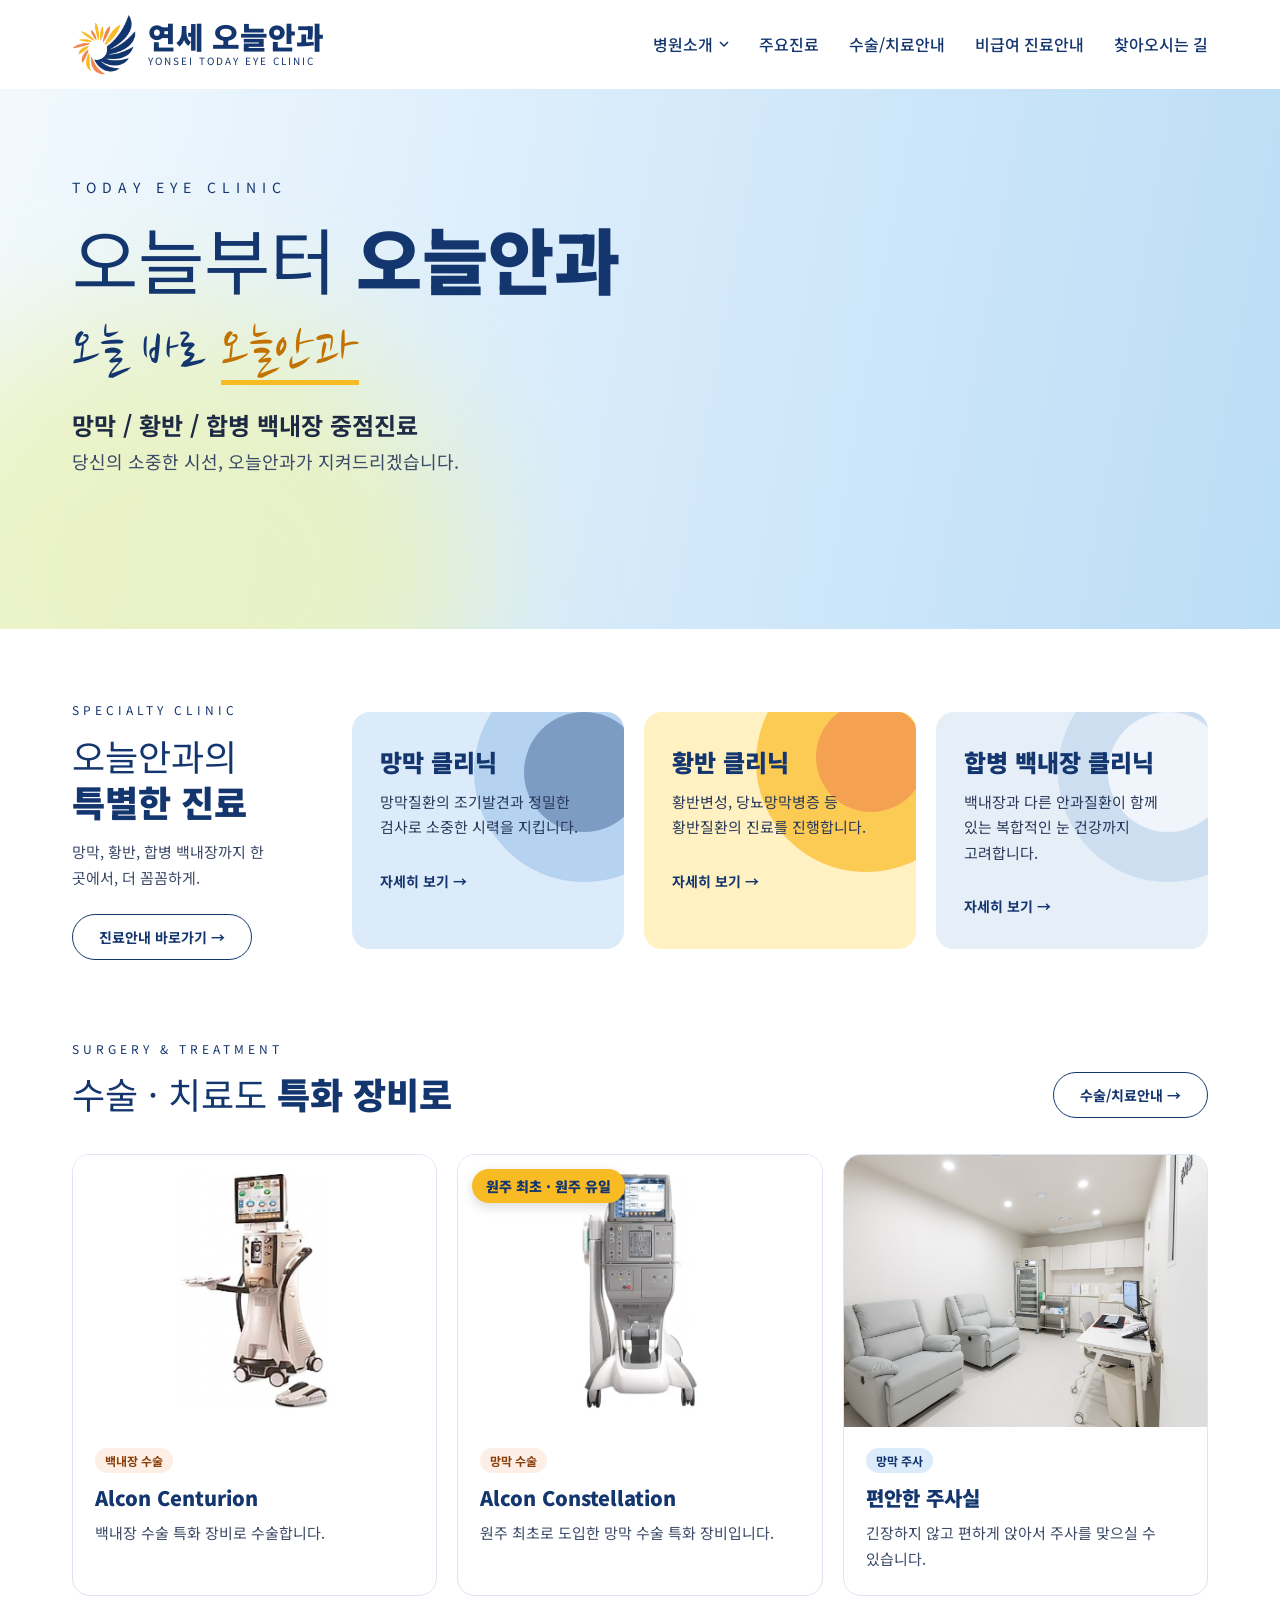
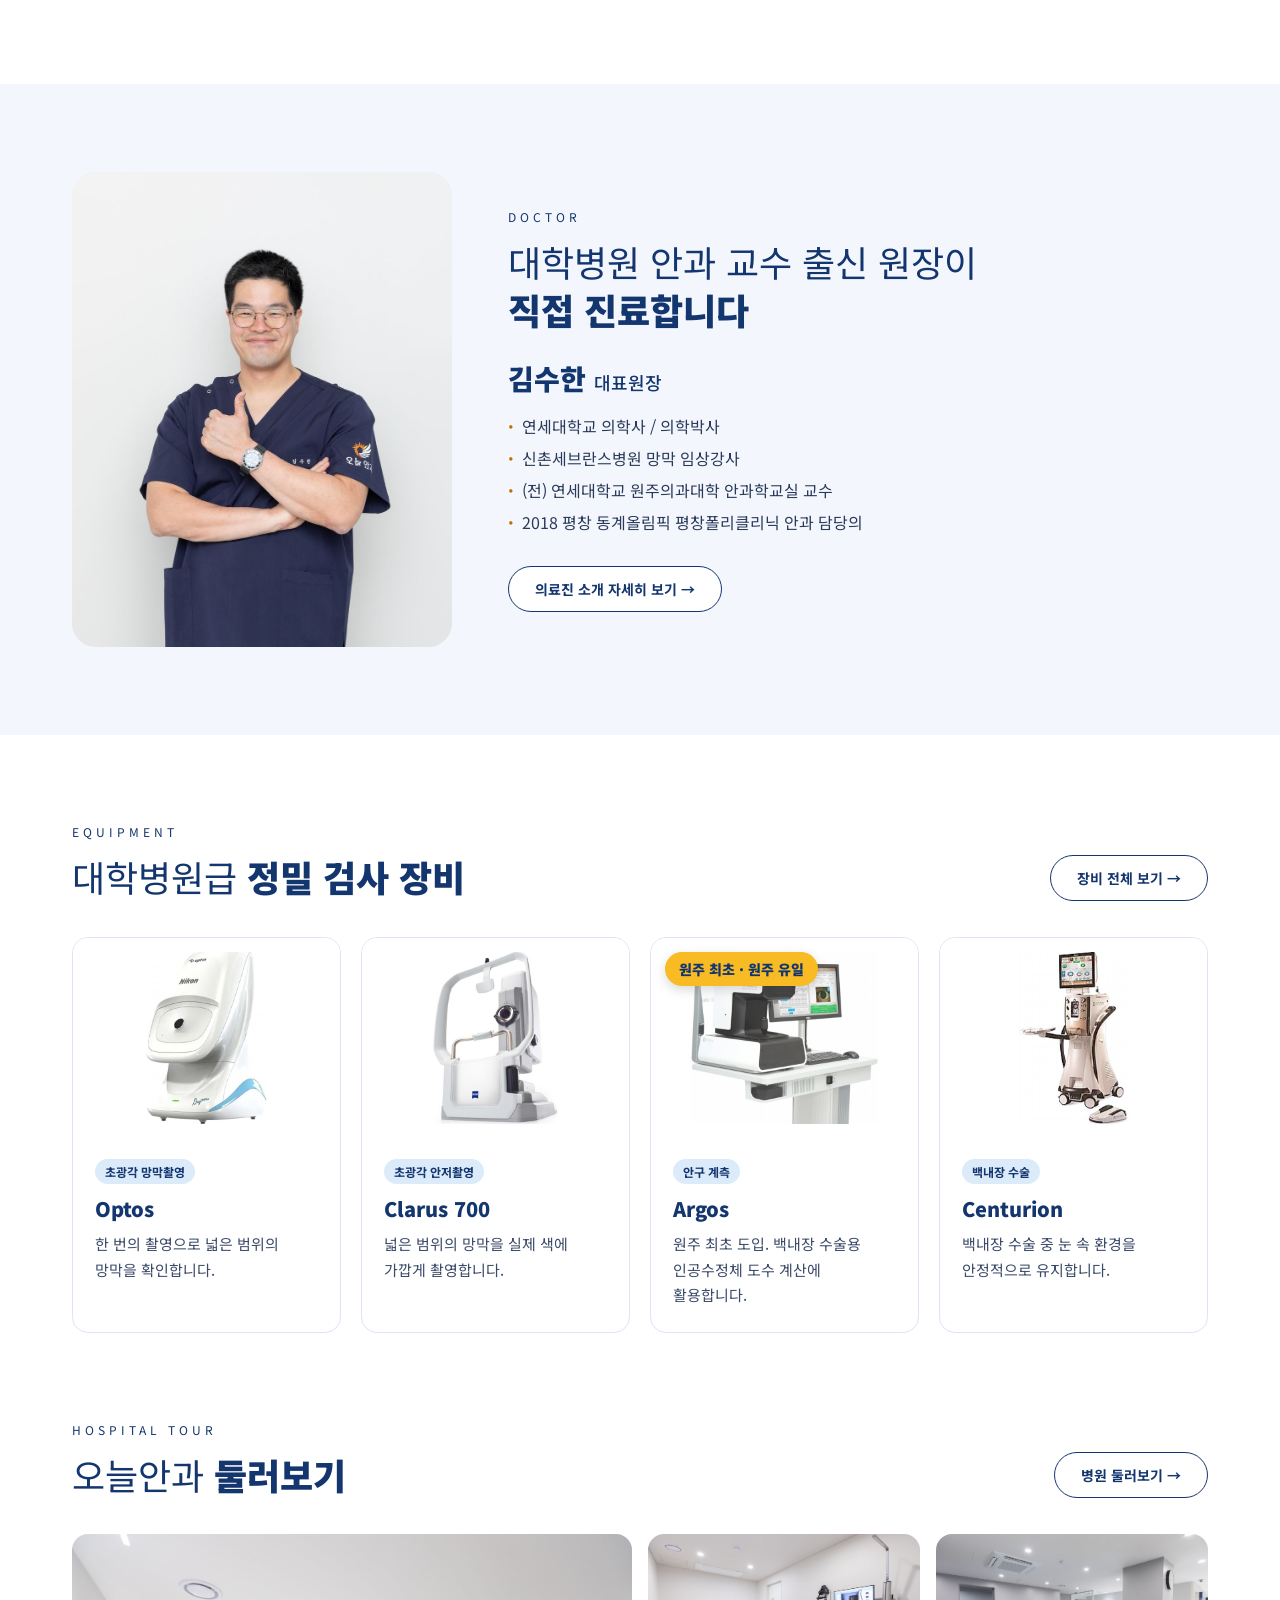
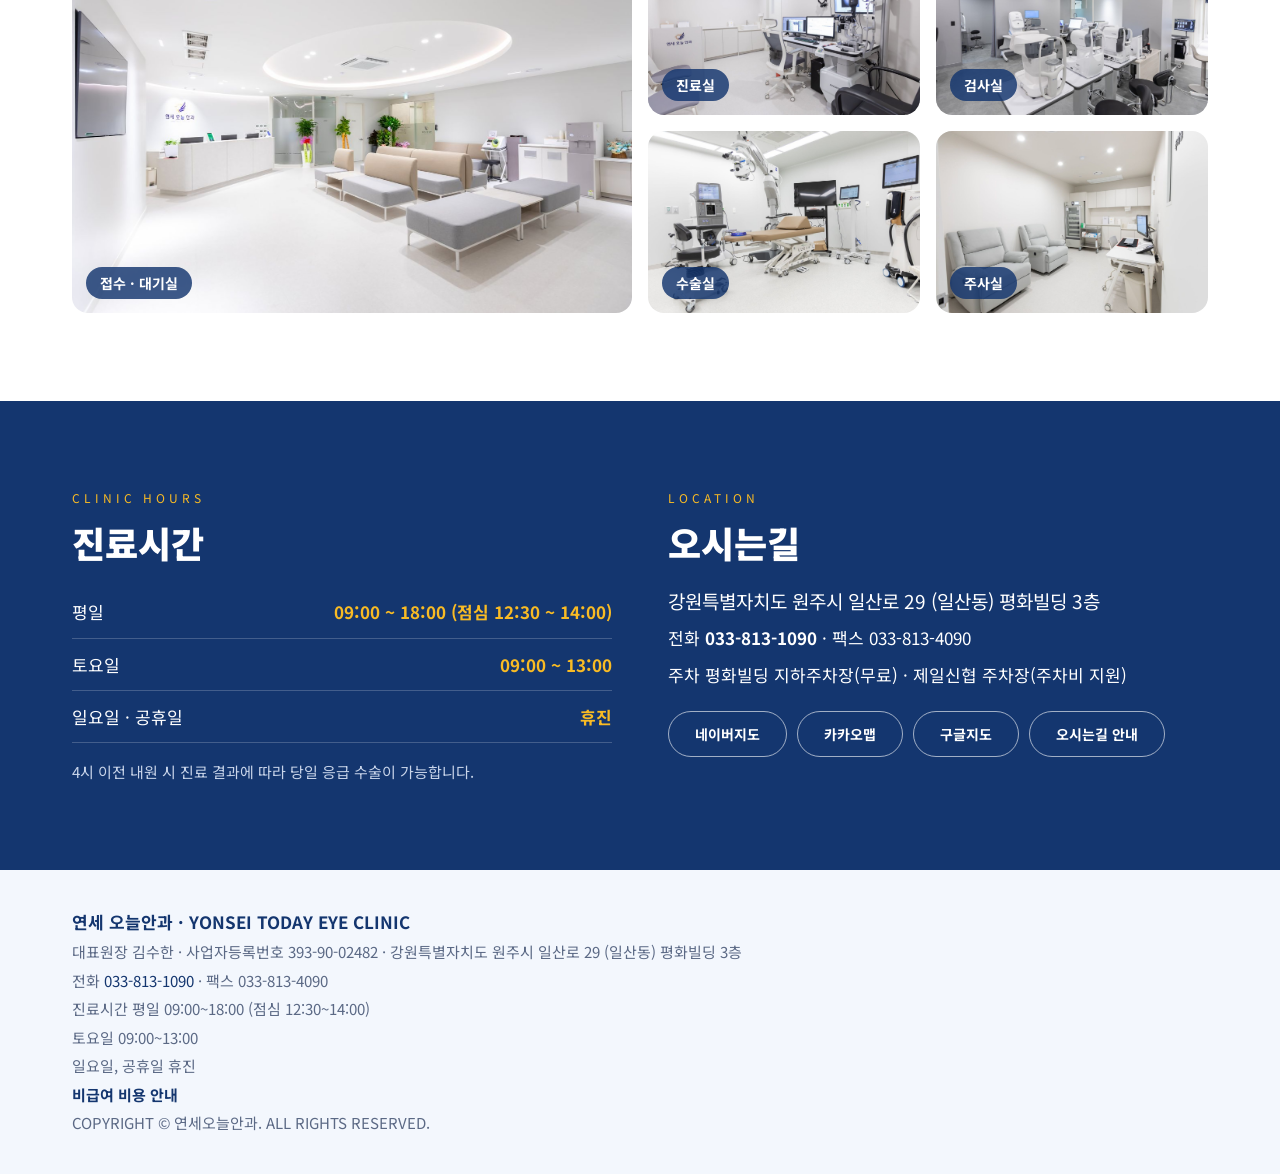
<file: index.html>
<!doctype html>
<html lang="ko">
<head>
<meta charset="utf-8">
<meta name="viewport" content="width=device-width, initial-scale=1">
<title>오늘안과 | 연세 오늘안과</title>
<meta name="description" content="원주 오늘안과 - 망막 · 황반 · 합병 백내장 중점진료. 대학병원 안과 교수 출신 원장이 직접 진료합니다.">
<meta property="og:title" content="오늘안과 | 연세 오늘안과">
<meta property="og:description" content="원주 오늘안과 - 망막 · 황반 · 합병 백내장 중점진료. 대학병원 안과 교수 출신 원장이 직접 진료합니다.">
<meta property="og:image" content="assets/photos/tour-entrance.jpg">
<link rel="preconnect" href="https://fonts.googleapis.com">
<link rel="stylesheet" href="https://fonts.googleapis.com/css2?family=Noto+Sans+KR:wght@400;500;700;900&family=Nanum+Brush+Script&display=swap">
<link rel="stylesheet" href="assets/style.css?v=21">
</head>
<body>
<div style="font-family: 'Noto Sans KR', sans-serif; color: #1D2A44; background: #FFFFFF">

<header class="site-header" style="display: flex; flex-wrap: wrap; align-items: center; justify-content: space-between; gap: 12px 24px; max-width: 1200px; margin: 0 auto; padding: 14px 32px; box-sizing: border-box">
<a href="index.html" class="logo" style="display: flex; align-items: center; gap: 12px">
<span class="mark"><img class="sun" src="assets/sun.png" alt=""><img class="wing" src="assets/wing.png" alt=""></span>
<span><span style="display: block; font-size: 30px; font-weight: 900; color: #14366F; line-height: 1.1">연세 오늘안과</span><span style="display: block; font-size: 10px; letter-spacing: 2px; color: #14366F">YONSEI TODAY EYE CLINIC</span></span>
</a>
<button class="menu-btn" type="button" aria-label="메뉴 열기" aria-expanded="false" aria-controls="gnb"><svg width="26" height="26" viewBox="0 0 26 26" aria-hidden="true"><path d="M3 7h20M3 13h20M3 19h20" stroke="currentColor" stroke-width="2" stroke-linecap="round"/></svg></button>
<nav id="gnb" style="display: flex; flex-wrap: wrap; align-items: center; gap: 8px 30px; font-size: 16px; font-weight: 500">
<div class="dd"><a class="top" href="about.html">병원소개 <svg width="10" height="6" viewBox="0 0 10 6" aria-hidden="true"><path d="M1 1l4 4 4-4" fill="none" stroke="currentColor" stroke-width="1.5"/></svg></a><div class="menu"><div class="box"><a href="about.html">오늘안과 · 의료진 소개</a><a href="facility.html">병원 둘러보기 · 장비</a></div></div></div><a href="clinics.html">주요진료</a><a href="surgery.html">수술/치료안내</a><a href="fees.html">비급여 진료안내</a><a href="directions.html">찾아오시는 길</a>
</nav>
</header>

<section style="position: relative; overflow: hidden; min-height: 540px">
<div class="sky"></div><div class="glow"></div>
<div class="heroshow"><img src="assets/photos/slide-argos.jpg" alt="안구 계측 장비로 검사하는 김수한 원장" style="object-position: 62% center"><img src="assets/photos/slide-slitlamp.jpg" alt="세극등현미경으로 진료하는 김수한 원장" style="object-position: 46% center"><img src="assets/photos/slide-surgery.jpg" alt="수술현미경 앞의 김수한 원장" style="object-position: center 30%"></div>
<div style="position: relative; max-width: 1200px; margin: 0 auto; padding: 88px 32px 64px; box-sizing: border-box">
<div style="font-size: 14px; letter-spacing: 6px; color: #14366F">TODAY EYE CLINIC</div>
<h1 style="margin: 18px 0 0; font-size: 72px; line-height: 1.2; font-weight: 400; color: #14366F">오늘부터 <b style="font-weight: 900">오늘안과</b></h1>
<div class="script" style="font-family: 'Nanum Brush Script', cursive; font-size: 58px; line-height: 1.2; color: #14366F; margin: 16px 0 12px">오늘 바로 <span style="color: #C27200; border-bottom: 5px solid #F9BB24">오늘안과</span></div>
<div style="margin-top: 20px; font-size: 24px; font-weight: 700; color: #1D2A44">망막 / 황반 / 합병 백내장 중점진료</div>
<div style="margin-top: 6px; font-size: 18px; color: #3B4A68">당신의 소중한 시선, 오늘안과가 지켜드리겠습니다.</div>
</div>
</section>

<section style="max-width: 1200px; margin: 0 auto; padding: 72px 32px 40px; box-sizing: border-box">
<div style="display: flex; flex-wrap: wrap; gap: 40px; align-items: center">
<div style="flex: 0 0 240px">
<div style="font-size: 12px; letter-spacing: 4px; color: #14366F">SPECIALTY CLINIC</div>
<h2 style="margin: 14px 0 14px; font-size: 36px; line-height: 1.3; font-weight: 400; color: #14366F">오늘안과의<br><b style="font-weight: 900">특별한 진료</b></h2>
<p style="margin: 0 0 24px; font-size: 15px; line-height: 1.7; color: #3B4A68">망막, 황반, 합병 백내장까지 한 곳에서, 더 꼼꼼하게.</p>
<a href="directions.html" class="pill">진료안내 바로가기 →</a>
</div>
<div style="flex: 1 1 600px; display: grid; grid-template-columns: repeat(auto-fit, minmax(220px, 1fr)); gap: 20px">
<div style="position: relative; overflow: hidden; background: #DCEBFA; border-radius: 18px; padding: 32px 28px; min-height: 220px; box-sizing: border-box"><div style="position: absolute; right: -70px; top: -50px; width: 220px; height: 220px; border-radius: 50%; background: #9CC4EC; opacity: .6"></div><div style="position: absolute; right: -20px; top: 0; width: 120px; height: 120px; border-radius: 50%; background: #14366F; opacity: .35"></div><div style="position: relative"><div style="font-size: 24px; font-weight: 900; color: #14366F">망막 클리닉</div><p style="margin: 10px 0 28px; font-size: 15px; line-height: 1.7; color: #2B3A5A">망막질환의 조기발견과 정밀한 검사로 소중한 시력을 지킵니다.</p><a href="clinics.html#retina" style="font-size: 14px; font-weight: 700">자세히 보기 →</a></div></div><div style="position: relative; overflow: hidden; background: #FFF1C2; border-radius: 18px; padding: 32px 28px; min-height: 220px; box-sizing: border-box"><div style="position: absolute; right: -60px; top: -60px; width: 220px; height: 220px; border-radius: 50%; background: #F9BB24; opacity: .7"></div><div style="position: absolute; right: -10px; top: -10px; width: 110px; height: 110px; border-radius: 50%; background: #F08850; opacity: .6"></div><div style="position: relative"><div style="font-size: 24px; font-weight: 900; color: #14366F">황반 클리닉</div><p style="margin: 10px 0 28px; font-size: 15px; line-height: 1.7; color: #2B3A5A">황반변성, 당뇨망막병증 등 황반질환의 진료를 진행합니다.</p><a href="clinics.html#macula" style="font-size: 14px; font-weight: 700">자세히 보기 →</a></div></div><div style="position: relative; overflow: hidden; background: #E6EFF8; border-radius: 18px; padding: 32px 28px; min-height: 220px; box-sizing: border-box"><div style="position: absolute; right: -70px; top: -50px; width: 220px; height: 220px; border-radius: 50%; background: #C7DAF0; opacity: .8"></div><div style="position: absolute; right: -20px; top: 0; width: 120px; height: 120px; border-radius: 50%; background: #FFFFFF; opacity: .7"></div><div style="position: relative"><div style="font-size: 24px; font-weight: 900; color: #14366F">합병 백내장 클리닉</div><p style="margin: 10px 0 28px; font-size: 15px; line-height: 1.7; color: #2B3A5A">백내장과 다른 안과질환이 함께 있는 복합적인 눈 건강까지 고려합니다.</p><a href="clinics.html#cataract" style="font-size: 14px; font-weight: 700">자세히 보기 →</a></div></div>
</div>
</div>
</section>


<section class="band" style="padding-top: 40px">
<div class="wrap">
<div class="headrow"><div><div class="eyebrow">SURGERY &amp; TREATMENT</div><h2 class="h2">수술 · 치료도 <b>특화 장비로</b></h2></div><a href="surgery.html" class="pill">수술/치료안내 →</a></div>
<div class="sgrid">
<a class="scard" href="surgery.html#cataract"><img src="assets/photos/eq-centurion.jpg" alt="백내장 수술 장비 Alcon Centurion" loading="lazy" style="object-fit: contain; background: #FFFFFF"><div class="sbody"><span class="tag warm">백내장 수술</span><div class="eqname">Alcon Centurion</div><p>백내장 수술 특화 장비로 수술합니다.</p></div></a>
<a class="scard" href="surgery.html#retina"><span class="badge">원주 최초 · 원주 유일</span><img src="assets/photos/eq-constellation.jpg" alt="망막 수술 장비 Alcon Constellation" loading="lazy" style="object-fit: contain; background: #FFFFFF"><div class="sbody"><span class="tag warm">망막 수술</span><div class="eqname">Alcon Constellation</div><p>원주 최초로 도입한 망막 수술 특화 장비입니다.</p></div></a>
<a class="scard" href="surgery.html#injection"><img src="assets/photos/tour-recovery.jpg" alt="편안한 의자가 있는 주사실" loading="lazy"><div class="sbody"><span class="tag">망막 주사</span><div class="eqname">편안한 주사실</div><p>긴장하지 않고 편하게 앉아서 주사를 맞으실 수 있습니다.</p></div></a>
</div>
</div>
</section>

<section class="band" style="background: #F3F7FD">
<div class="wrap split">
<div class="docphoto"><img src="assets/photos/doctor-thumbs.jpg" alt="김수한 대표원장" loading="lazy"></div>
<div>
<div class="eyebrow">DOCTOR</div>
<h2 class="h2">대학병원 안과 교수 출신 원장이<br><b>직접 진료합니다</b></h2>
<div class="docname">김수한 <span>대표원장</span></div>
<ul class="dlist">
<li>연세대학교 의학사 / 의학박사</li>
<li>신촌세브란스병원 망막 임상강사</li>
<li>(전) 연세대학교 원주의과대학 안과학교실 교수</li>
<li>2018 평창 동계올림픽 평창폴리클리닉 안과 담당의</li>
</ul>
<a href="about.html#doctor" class="pill">의료진 소개 자세히 보기 →</a>
</div>
</div>
</section>

<section class="band">
<div class="wrap">
<div class="headrow"><div><div class="eyebrow">EQUIPMENT</div><h2 class="h2">대학병원급 <b>정밀 검사 장비</b></h2></div><a href="facility.html#equipment" class="pill">장비 전체 보기 →</a></div>
<div class="eqgrid"><a class="eqcard" href="facility.html#equipment"><img src="assets/photos/eq-optos.jpg" alt="Optos 장비" loading="lazy"><div class="eqbody"><span class="tag">초광각 망막촬영</span><div class="eqname">Optos</div><p>한 번의 촬영으로 넓은 범위의 망막을 확인합니다.</p></div></a><a class="eqcard" href="facility.html#equipment"><img src="assets/photos/eq-clarus.jpg" alt="Clarus 700 장비" loading="lazy"><div class="eqbody"><span class="tag">초광각 안저촬영</span><div class="eqname">Clarus 700</div><p>넓은 범위의 망막을 실제 색에 가깝게 촬영합니다.</p></div></a><a class="eqcard" href="facility.html#equipment"><span class="badge">원주 최초 · 원주 유일</span><img src="assets/photos/eq-argos.jpg" alt="Argos 장비" loading="lazy"><div class="eqbody"><span class="tag">안구 계측</span><div class="eqname">Argos</div><p>원주 최초 도입. 백내장 수술용 인공수정체 도수 계산에 활용합니다.</p></div></a><a class="eqcard" href="facility.html#equipment"><img src="assets/photos/eq-centurion.jpg" alt="Centurion 장비" loading="lazy"><div class="eqbody"><span class="tag">백내장 수술</span><div class="eqname">Centurion</div><p>백내장 수술 중 눈 속 환경을 안정적으로 유지합니다.</p></div></a></div>
</div>
</section>

<section class="band" style="padding-top: 0">
<div class="wrap">
<div class="headrow"><div><div class="eyebrow">HOSPITAL TOUR</div><h2 class="h2">오늘안과 <b>둘러보기</b></h2></div><a href="facility.html#tour" class="pill">병원 둘러보기 →</a></div>
<div class="tourhi"><figure class="shot big"><img src="assets/photos/tour-lobby.jpg" alt="오늘안과 접수 · 대기실" loading="lazy"><figcaption>접수 · 대기실</figcaption></figure><figure class="shot"><img src="assets/photos/tour-exam.jpg" alt="오늘안과 진료실" loading="lazy"><figcaption>진료실</figcaption></figure><figure class="shot"><img src="assets/photos/tour-test.jpg" alt="오늘안과 검사실" loading="lazy"><figcaption>검사실</figcaption></figure><figure class="shot"><img src="assets/photos/tour-or.jpg" alt="오늘안과 수술실" loading="lazy"><figcaption>수술실</figcaption></figure><figure class="shot"><img src="assets/photos/tour-recovery.jpg" alt="오늘안과 주사실" loading="lazy"><figcaption>주사실</figcaption></figure></div>
</div>
</section>

<section class="band" style="background: #14366F; color: #FFFFFF">
<div class="wrap infogrid">
<div>
<div class="eyebrow" style="color: #F9BB24">CLINIC HOURS</div>
<h2 class="h2" style="color: #FFFFFF"><b>진료시간</b></h2>
<div class="hours dark"><div class="hrow"><span>평일</span><b>09:00 ~ 18:00 (점심 12:30 ~ 14:00)</b></div><div class="hrow"><span>토요일</span><b>09:00 ~ 13:00</b></div><div class="hrow"><span>일요일 · 공휴일</span><b>휴진</b></div></div>
<p class="note" style="color: #C9D5EA">4시 이전 내원 시 진료 결과에 따라 당일 응급 수술이 가능합니다.</p>
</div>
<div>
<div class="eyebrow" style="color: #F9BB24">LOCATION</div>
<h2 class="h2" style="color: #FFFFFF"><b>오시는길</b></h2>
<p class="addr">강원특별자치도 원주시 일산로 29 (일산동) 평화빌딩 3층</p>
<p class="tel">전화 <a href="tel:0338131090" style="color: #FFFFFF"><b>033-813-1090</b></a> · 팩스 033-813-4090</p>
<p class="tel" style="margin-top: -12px">주차 평화빌딩 지하주차장(무료) · 제일신협 주차장(주차비 지원)</p>
<div class="pills light"><a class="pill" href="https://map.naver.com/p/search/%EC%9B%90%EC%A3%BC%EC%8B%9C%20%EC%9D%BC%EC%82%B0%EB%A1%9C%2029%20%ED%8F%89%ED%99%94%EB%B9%8C%EB%94%A9" target="_blank" rel="noopener">네이버지도</a><a class="pill" href="https://map.kakao.com/?q=%EC%9B%90%EC%A3%BC%EC%8B%9C%20%EC%9D%BC%EC%82%B0%EB%A1%9C%2029%20%ED%8F%89%ED%99%94%EB%B9%8C%EB%94%A9" target="_blank" rel="noopener">카카오맵</a><a class="pill" href="https://www.google.com/maps/search/?api=1&amp;query=%EC%9B%90%EC%A3%BC%EC%8B%9C%20%EC%9D%BC%EC%82%B0%EB%A1%9C%2029%20%ED%8F%89%ED%99%94%EB%B9%8C%EB%94%A9" target="_blank" rel="noopener">구글지도</a><a class="pill" href="directions.html">오시는길 안내</a></div>
</div>
</div>
</section>

<footer style="background: #F3F7FD">
<div style="max-width: 1200px; margin: 0 auto; padding: 36px 32px; box-sizing: border-box; font-size: 15px; line-height: 1.9; color: #5B6985">
<div style="font-weight: 700; color: #14366F; font-size: 17px">연세 오늘안과 · YONSEI TODAY EYE CLINIC</div>
대표원장 김수한 · 사업자등록번호 393-90-02482 · 강원특별자치도 원주시 일산로 29 (일산동) 평화빌딩 3층<br>
전화 <a href="tel:0338131090">033-813-1090</a> · 팩스 033-813-4090<br>
진료시간 평일 09:00~18:00 (점심 12:30~14:00)<br>
토요일 09:00~13:00<br>
일요일, 공휴일 휴진<br>
<a href="fees.html" style="font-weight: 700">비급여 비용 안내</a><br>
COPYRIGHT © 연세오늘안과. ALL RIGHTS RESERVED.
</div>
</footer>
<div class="quickbar" aria-label="빠른 메뉴">
<a href="directions.html#contact"><svg width="22" height="22" viewBox="0 0 24 24" aria-hidden="true"><circle cx="12" cy="12" r="9" fill="none" stroke="currentColor" stroke-width="2"/><path d="M12 7v5l3 2" stroke="currentColor" stroke-width="2" fill="none" stroke-linecap="round"/></svg>진료시간</a>
<a href="tel:0338131090" class="main"><svg width="22" height="22" viewBox="0 0 24 24" aria-hidden="true"><path d="M6.6 10.8a15.1 15.1 0 006.6 6.6l2.2-2.2a1 1 0 011-.25 11.4 11.4 0 003.6.57 1 1 0 011 1V20a1 1 0 01-1 1A17 17 0 013 4a1 1 0 011-1h3.5a1 1 0 011 1c0 1.25.2 2.45.57 3.57a1 1 0 01-.25 1z" fill="currentColor"/></svg>전화 예약</a>
<a href="directions.html"><svg width="22" height="22" viewBox="0 0 24 24" aria-hidden="true"><path d="M12 2a7 7 0 00-7 7c0 5 7 13 7 13s7-8 7-13a7 7 0 00-7-7zm0 9.5A2.5 2.5 0 1112 6.5a2.5 2.5 0 010 5z" fill="currentColor"/></svg>오시는길</a>
</div>
<script>
(function(){var h=document.querySelector('.site-header'),b=h&&h.querySelector('.menu-btn');if(!b)return;
b.addEventListener('click',function(){var o=h.classList.toggle('open');b.setAttribute('aria-expanded',o);b.setAttribute('aria-label',o?'메뉴 닫기':'메뉴 열기');});})();
</script>
<script src="assets/site.js"></script>

</div>
</body>
</html>
</file>
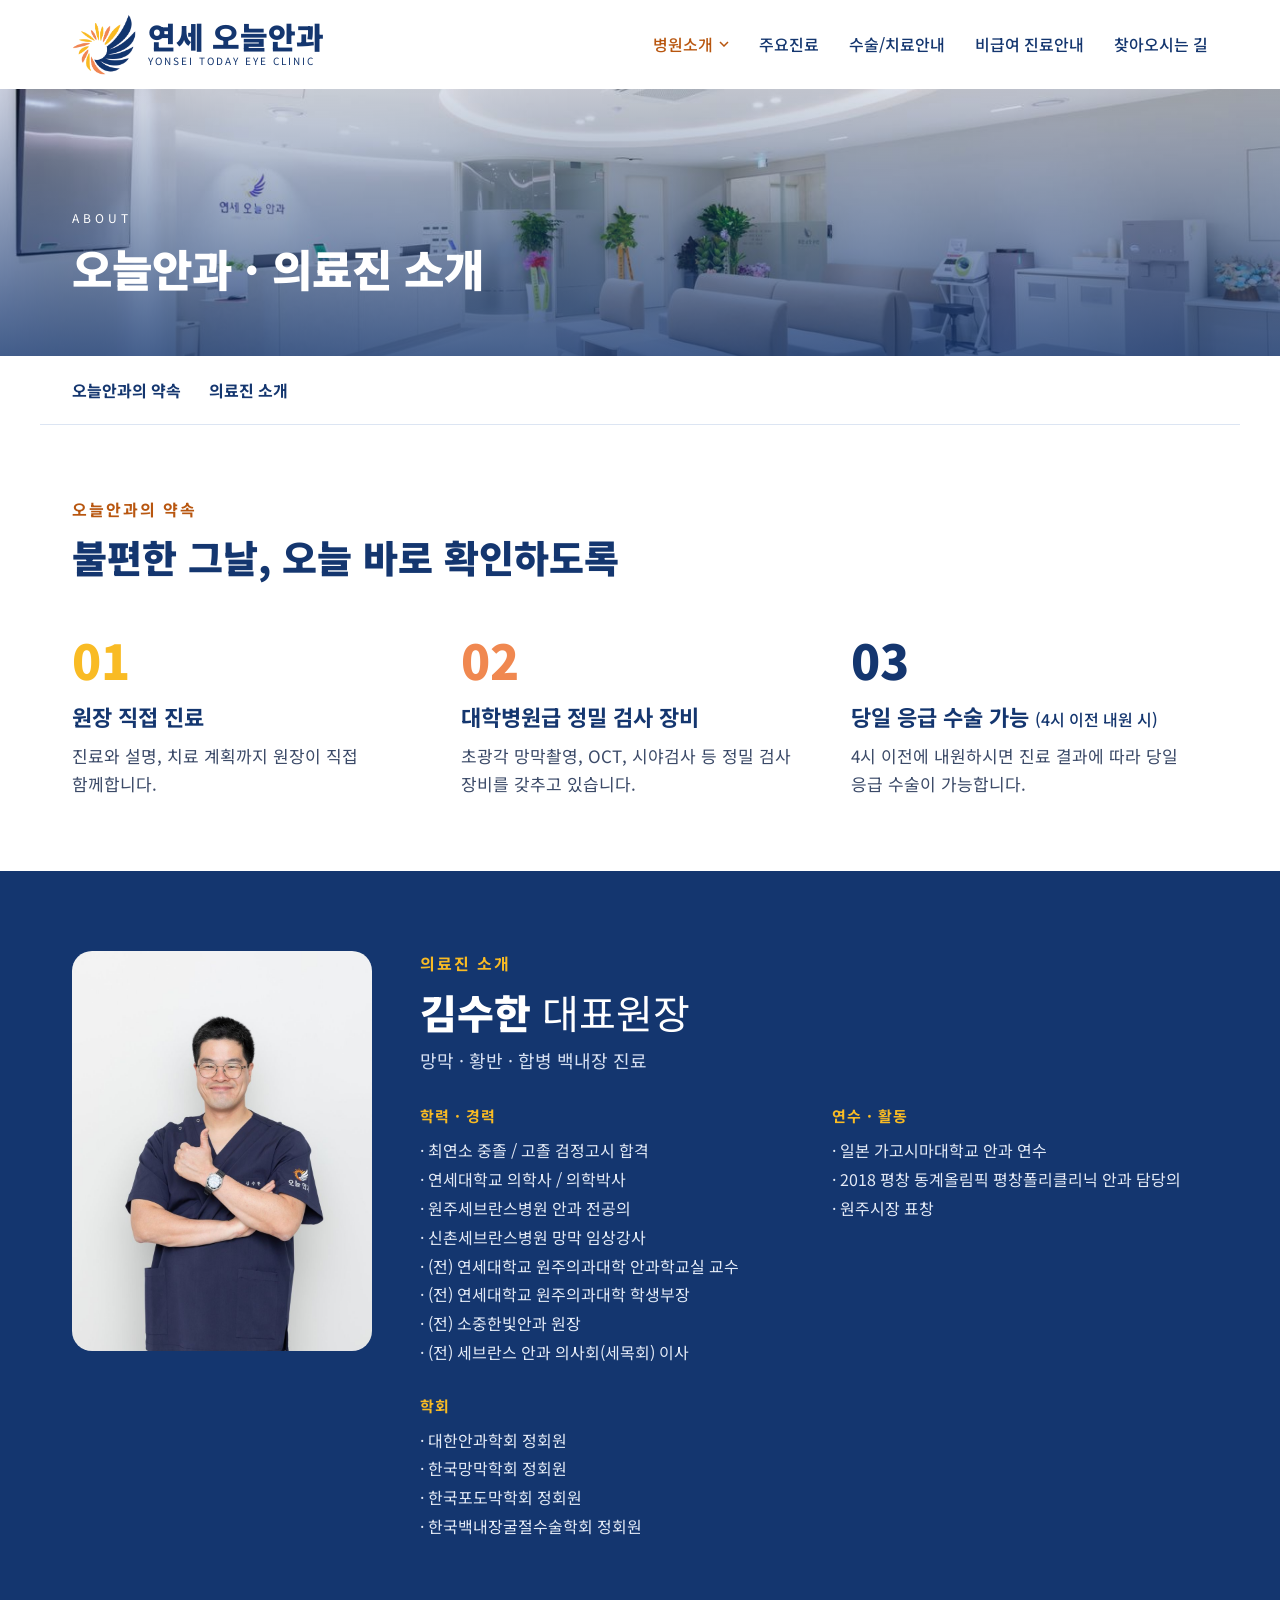
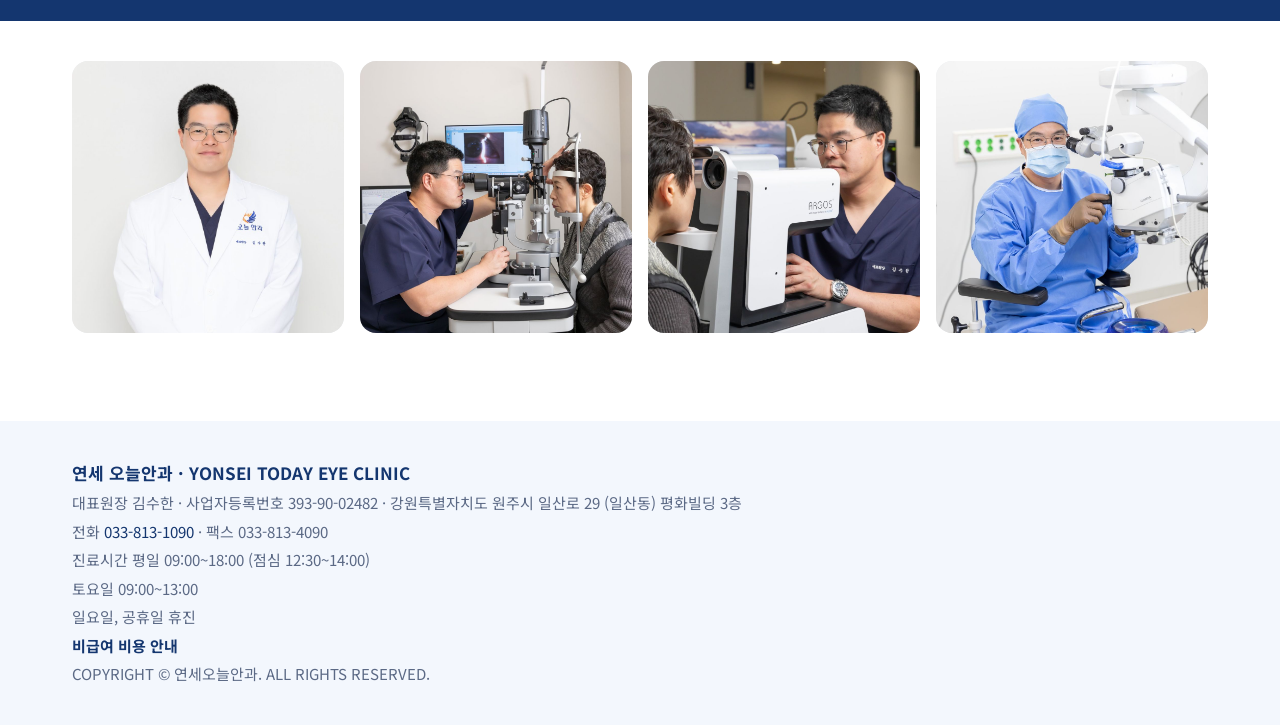
<file: about.html>
<!doctype html>
<html lang="ko">
<head>
<meta charset="utf-8">
<meta name="viewport" content="width=device-width, initial-scale=1">
<title>오늘안과 · 의료진 소개 | 연세 오늘안과</title>
<meta name="description" content="오늘안과의 약속과 김수한 대표원장 소개 - 연세대학교 원주의과대학 안과학교실 교수 출신 원장이 직접 진료합니다.">
<meta property="og:title" content="오늘안과 · 의료진 소개 | 연세 오늘안과">
<meta property="og:description" content="오늘안과의 약속과 김수한 대표원장 소개 - 연세대학교 원주의과대학 안과학교실 교수 출신 원장이 직접 진료합니다.">
<meta property="og:image" content="assets/photos/tour-entrance.jpg">
<link rel="preconnect" href="https://fonts.googleapis.com">
<link rel="stylesheet" href="https://fonts.googleapis.com/css2?family=Noto+Sans+KR:wght@400;500;700;900&family=Nanum+Brush+Script&display=swap">
<link rel="stylesheet" href="assets/style.css?v=21">
</head>
<body>
<div style="font-family: 'Noto Sans KR', sans-serif; color: #1D2A44; background: #FFFFFF">

<header class="site-header" style="display: flex; flex-wrap: wrap; align-items: center; justify-content: space-between; gap: 12px 24px; max-width: 1200px; margin: 0 auto; padding: 14px 32px; box-sizing: border-box">
<a href="index.html" class="logo" style="display: flex; align-items: center; gap: 12px">
<span class="mark"><img class="sun" src="assets/sun.png" alt=""><img class="wing" src="assets/wing.png" alt=""></span>
<span><span style="display: block; font-size: 30px; font-weight: 900; color: #14366F; line-height: 1.1">연세 오늘안과</span><span style="display: block; font-size: 10px; letter-spacing: 2px; color: #14366F">YONSEI TODAY EYE CLINIC</span></span>
</a>
<button class="menu-btn" type="button" aria-label="메뉴 열기" aria-expanded="false" aria-controls="gnb"><svg width="26" height="26" viewBox="0 0 26 26" aria-hidden="true"><path d="M3 7h20M3 13h20M3 19h20" stroke="currentColor" stroke-width="2" stroke-linecap="round"/></svg></button>
<nav id="gnb" style="display: flex; flex-wrap: wrap; align-items: center; gap: 8px 30px; font-size: 16px; font-weight: 500">
<div class="dd on"><a class="top" href="about.html">병원소개 <svg width="10" height="6" viewBox="0 0 10 6" aria-hidden="true"><path d="M1 1l4 4 4-4" fill="none" stroke="currentColor" stroke-width="1.5"/></svg></a><div class="menu"><div class="box"><a href="about.html" aria-current="page">오늘안과 · 의료진 소개</a><a href="facility.html">병원 둘러보기 · 장비</a></div></div></div><a href="clinics.html">주요진료</a><a href="surgery.html">수술/치료안내</a><a href="fees.html">비급여 진료안내</a><a href="directions.html">찾아오시는 길</a>
</nav>
</header>

<section class="pagehero" style="background-image: url('assets/photos/tour-lobby.jpg')">
<div class="wrap"><div class="eyebrow" style="color: #FFFFFF">ABOUT</div><h1>오늘안과 · 의료진 소개</h1></div>
</section>
<nav class="subtabs wrap" aria-label="페이지 내 이동"><a href="#promise">오늘안과의 약속</a><a href="#doctor">의료진 소개</a></nav>

<div id="promise">
<section style="max-width: 1200px; margin: 0 auto; padding: 72px 32px; box-sizing: border-box">
<div style="font-size: 16px; font-weight: 700; color: #B8560F; letter-spacing: 2px">오늘안과의 약속</div>
<h2 style="margin: 8px 0 40px; font-size: 38px; font-weight: 900; color: #14366F">불편한 그날, 오늘 바로 확인하도록</h2>
<div style="display: grid; grid-template-columns: repeat(auto-fit, minmax(280px, 1fr)); gap: 32px">
<div><div style="font-size: 48px; font-weight: 900; color: #F9BB24">01</div><div style="font-size: 22px; font-weight: 700; color: #14366F; margin: 6px 0 10px">원장 직접 진료</div><p style="margin: 0; font-size: 17px; line-height: 1.7; color: #3B4A68">진료와 설명, 치료 계획까지 원장이 직접 함께합니다.</p></div>
<div><div style="font-size: 48px; font-weight: 900; color: #F08850">02</div><div style="font-size: 22px; font-weight: 700; color: #14366F; margin: 6px 0 10px">대학병원급 정밀 검사 장비</div><p style="margin: 0; font-size: 17px; line-height: 1.7; color: #3B4A68">초광각 망막촬영, OCT, 시야검사 등 정밀 검사 장비를 갖추고 있습니다.</p></div>
<div><div style="font-size: 48px; font-weight: 900; color: #14366F">03</div><div style="font-size: 22px; font-weight: 700; color: #14366F; margin: 6px 0 10px">당일 응급 수술 가능 <span style="font-size: 16px; font-weight: 500">(4시 이전 내원 시)</span></div><p style="margin: 0; font-size: 17px; line-height: 1.7; color: #3B4A68">4시 이전에 내원하시면 진료 결과에 따라 당일 응급 수술이 가능합니다.</p></div>
</div>
</section>

</div>

<section id="doctor" style="background: #14366F">
<div style="display: flex; flex-wrap: wrap; align-items: flex-start; gap: 48px; max-width: 1200px; margin: 0 auto; padding: 80px 32px; box-sizing: border-box">
<div style="flex: 0 0 300px"><img src="assets/photos/doctor-thumbs.jpg" alt="김수한 대표원장" data-zoom style="display: block; width: 300px; max-width: 100%; aspect-ratio: 3/4; object-fit: cover; object-position: center 22%; border-radius: 20px"></div>
<div style="flex: 1 1 520px; color: #FFFFFF">
<div style="font-size: 16px; font-weight: 700; color: #F9BB24; letter-spacing: 2px">의료진 소개</div>
<h2 style="margin: 8px 0 6px; font-size: 40px; font-weight: 900">김수한 <span style="font-weight: 400">대표원장</span></h2>
<p style="margin: 0 0 32px; font-size: 18px; color: #D6E0F2">망막 · 황반 · 합병 백내장 진료</p>
<div style="display: grid; grid-template-columns: repeat(auto-fit, minmax(260px, 1fr)); gap: 28px 36px">
<div><div style="font-size: 15px; font-weight: 700; color: #F9BB24; letter-spacing: 1px; margin-bottom: 10px">학력 · 경력</div><div style="font-size: 16px; line-height: 1.8; color: #E3EAF6">· 최연소 중졸 / 고졸 검정고시 합격</div><div style="font-size: 16px; line-height: 1.8; color: #E3EAF6">· 연세대학교 의학사 / 의학박사</div><div style="font-size: 16px; line-height: 1.8; color: #E3EAF6">· 원주세브란스병원 안과 전공의</div><div style="font-size: 16px; line-height: 1.8; color: #E3EAF6">· 신촌세브란스병원 망막 임상강사</div><div style="font-size: 16px; line-height: 1.8; color: #E3EAF6">· (전) 연세대학교 원주의과대학 안과학교실 교수</div><div style="font-size: 16px; line-height: 1.8; color: #E3EAF6">· (전) 연세대학교 원주의과대학 학생부장</div><div style="font-size: 16px; line-height: 1.8; color: #E3EAF6">· (전) 소중한빛안과 원장</div><div style="font-size: 16px; line-height: 1.8; color: #E3EAF6">· (전) 세브란스 안과 의사회(세목회) 이사</div></div>
<div><div style="font-size: 15px; font-weight: 700; color: #F9BB24; letter-spacing: 1px; margin-bottom: 10px">연수 · 활동</div><div style="font-size: 16px; line-height: 1.8; color: #E3EAF6">· 일본 가고시마대학교 안과 연수</div><div style="font-size: 16px; line-height: 1.8; color: #E3EAF6">· 2018 평창 동계올림픽 평창폴리클리닉 안과 담당의</div><div style="font-size: 16px; line-height: 1.8; color: #E3EAF6">· 원주시장 표창</div></div>
<div><div style="font-size: 15px; font-weight: 700; color: #F9BB24; letter-spacing: 1px; margin-bottom: 10px">학회</div><div style="font-size: 16px; line-height: 1.8; color: #E3EAF6">· 대한안과학회 정회원</div><div style="font-size: 16px; line-height: 1.8; color: #E3EAF6">· 한국망막학회 정회원</div><div style="font-size: 16px; line-height: 1.8; color: #E3EAF6">· 한국포도막학회 정회원</div><div style="font-size: 16px; line-height: 1.8; color: #E3EAF6">· 한국백내장굴절수술학회 정회원</div></div>
</div>
</div>
</div>
</section>


<section class="band" style="padding: 40px 0 88px">
<div class="wrap">
<div class="minis"><figure class="shot mini"><img src="assets/photos/doctor-whitecoat.jpg" alt="김수한 대표원장" loading="lazy" style="object-position: center 15%"></figure><figure class="shot mini"><img src="assets/photos/slide-slitlamp.jpg" alt="세극등현미경 진료" loading="lazy" style="object-position: 42% center"></figure><figure class="shot mini"><img src="assets/photos/slide-argos.jpg" alt="수술 전 정밀 검사" loading="lazy" style="object-position: 70% center"></figure><figure class="shot mini"><img src="assets/photos/slide-surgery.jpg" alt="수술현미경 앞에서" loading="lazy" style="object-position: center 28%"></figure></div>
</div>
</section>

<footer style="background: #F3F7FD">
<div style="max-width: 1200px; margin: 0 auto; padding: 36px 32px; box-sizing: border-box; font-size: 15px; line-height: 1.9; color: #5B6985">
<div style="font-weight: 700; color: #14366F; font-size: 17px">연세 오늘안과 · YONSEI TODAY EYE CLINIC</div>
대표원장 김수한 · 사업자등록번호 393-90-02482 · 강원특별자치도 원주시 일산로 29 (일산동) 평화빌딩 3층<br>
전화 <a href="tel:0338131090">033-813-1090</a> · 팩스 033-813-4090<br>
진료시간 평일 09:00~18:00 (점심 12:30~14:00)<br>
토요일 09:00~13:00<br>
일요일, 공휴일 휴진<br>
<a href="fees.html" style="font-weight: 700">비급여 비용 안내</a><br>
COPYRIGHT © 연세오늘안과. ALL RIGHTS RESERVED.
</div>
</footer>
<div class="quickbar" aria-label="빠른 메뉴">
<a href="directions.html#contact"><svg width="22" height="22" viewBox="0 0 24 24" aria-hidden="true"><circle cx="12" cy="12" r="9" fill="none" stroke="currentColor" stroke-width="2"/><path d="M12 7v5l3 2" stroke="currentColor" stroke-width="2" fill="none" stroke-linecap="round"/></svg>진료시간</a>
<a href="tel:0338131090" class="main"><svg width="22" height="22" viewBox="0 0 24 24" aria-hidden="true"><path d="M6.6 10.8a15.1 15.1 0 006.6 6.6l2.2-2.2a1 1 0 011-.25 11.4 11.4 0 003.6.57 1 1 0 011 1V20a1 1 0 01-1 1A17 17 0 013 4a1 1 0 011-1h3.5a1 1 0 011 1c0 1.25.2 2.45.57 3.57a1 1 0 01-.25 1z" fill="currentColor"/></svg>전화 예약</a>
<a href="directions.html"><svg width="22" height="22" viewBox="0 0 24 24" aria-hidden="true"><path d="M12 2a7 7 0 00-7 7c0 5 7 13 7 13s7-8 7-13a7 7 0 00-7-7zm0 9.5A2.5 2.5 0 1112 6.5a2.5 2.5 0 010 5z" fill="currentColor"/></svg>오시는길</a>
</div>
<script>
(function(){var h=document.querySelector('.site-header'),b=h&&h.querySelector('.menu-btn');if(!b)return;
b.addEventListener('click',function(){var o=h.classList.toggle('open');b.setAttribute('aria-expanded',o);b.setAttribute('aria-label',o?'메뉴 닫기':'메뉴 열기');});})();
</script>
<script src="assets/site.js"></script>

</div>
</body>
</html>
</file>
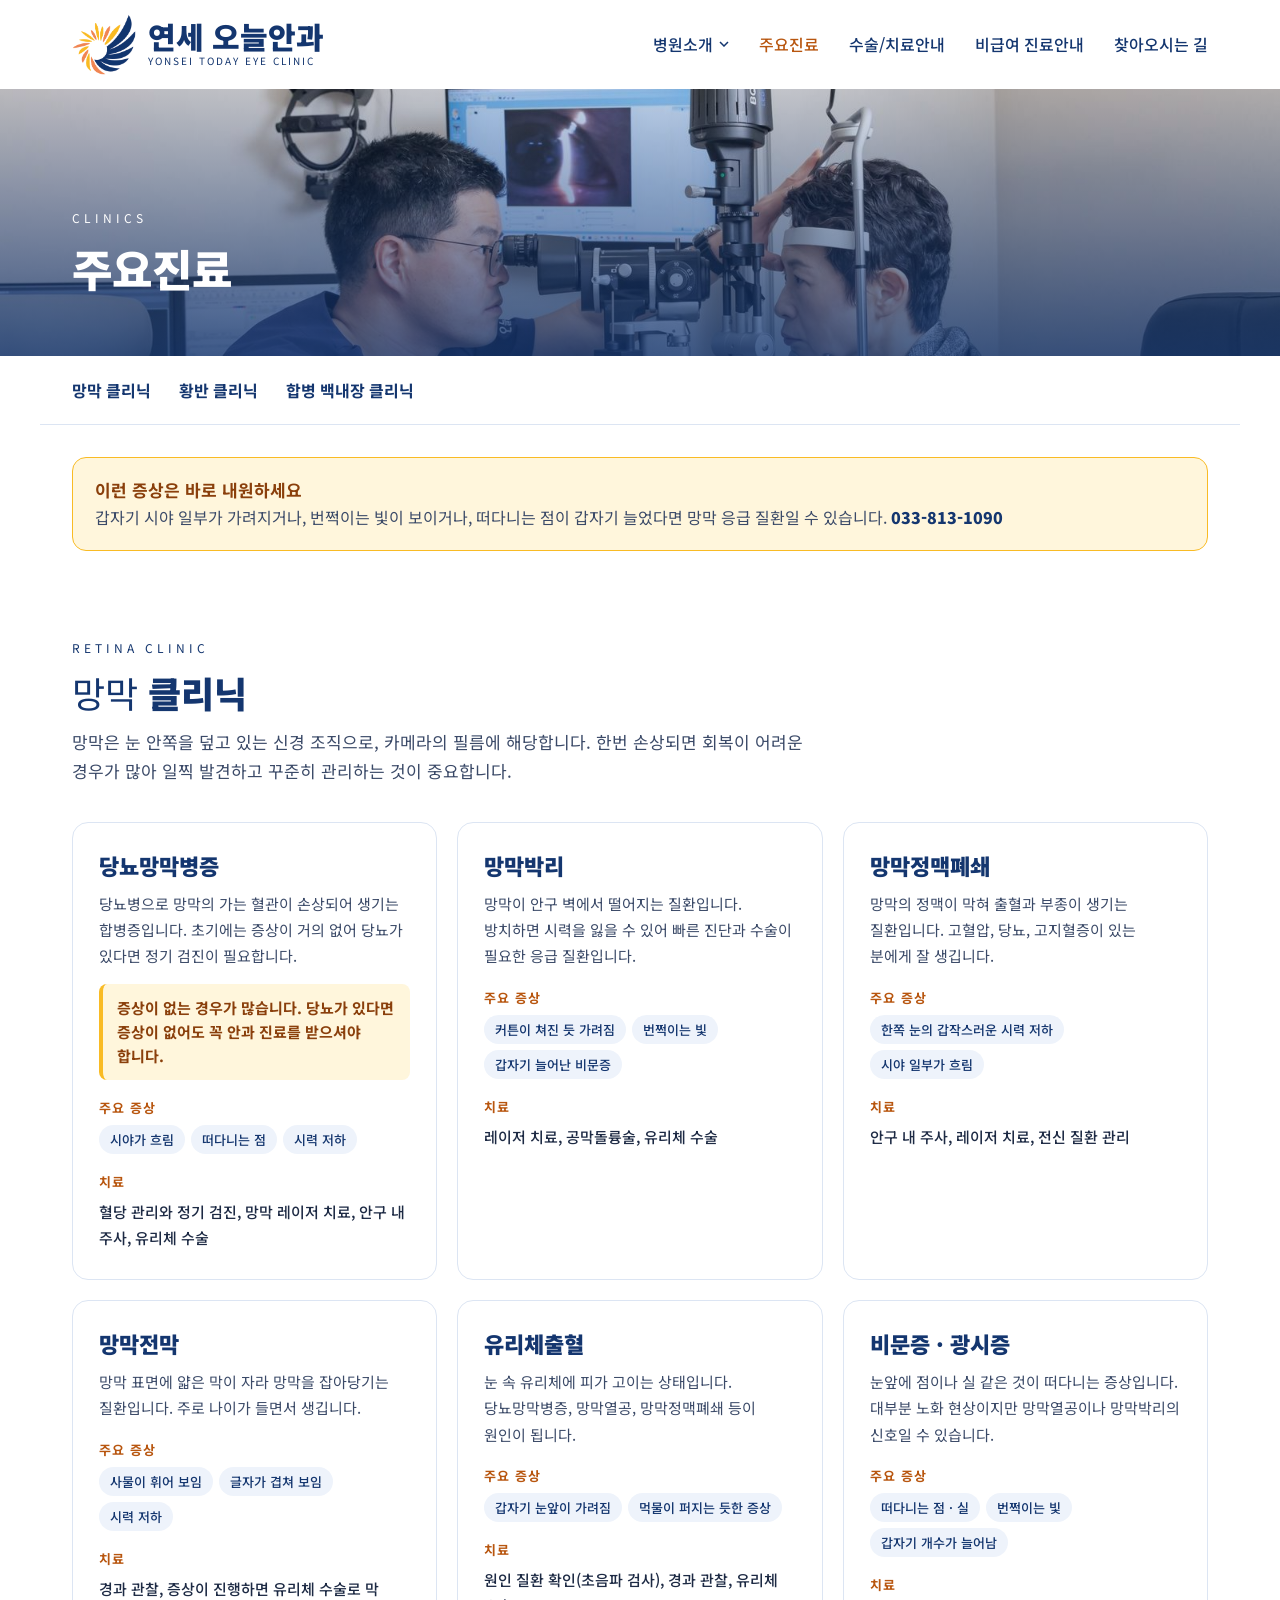
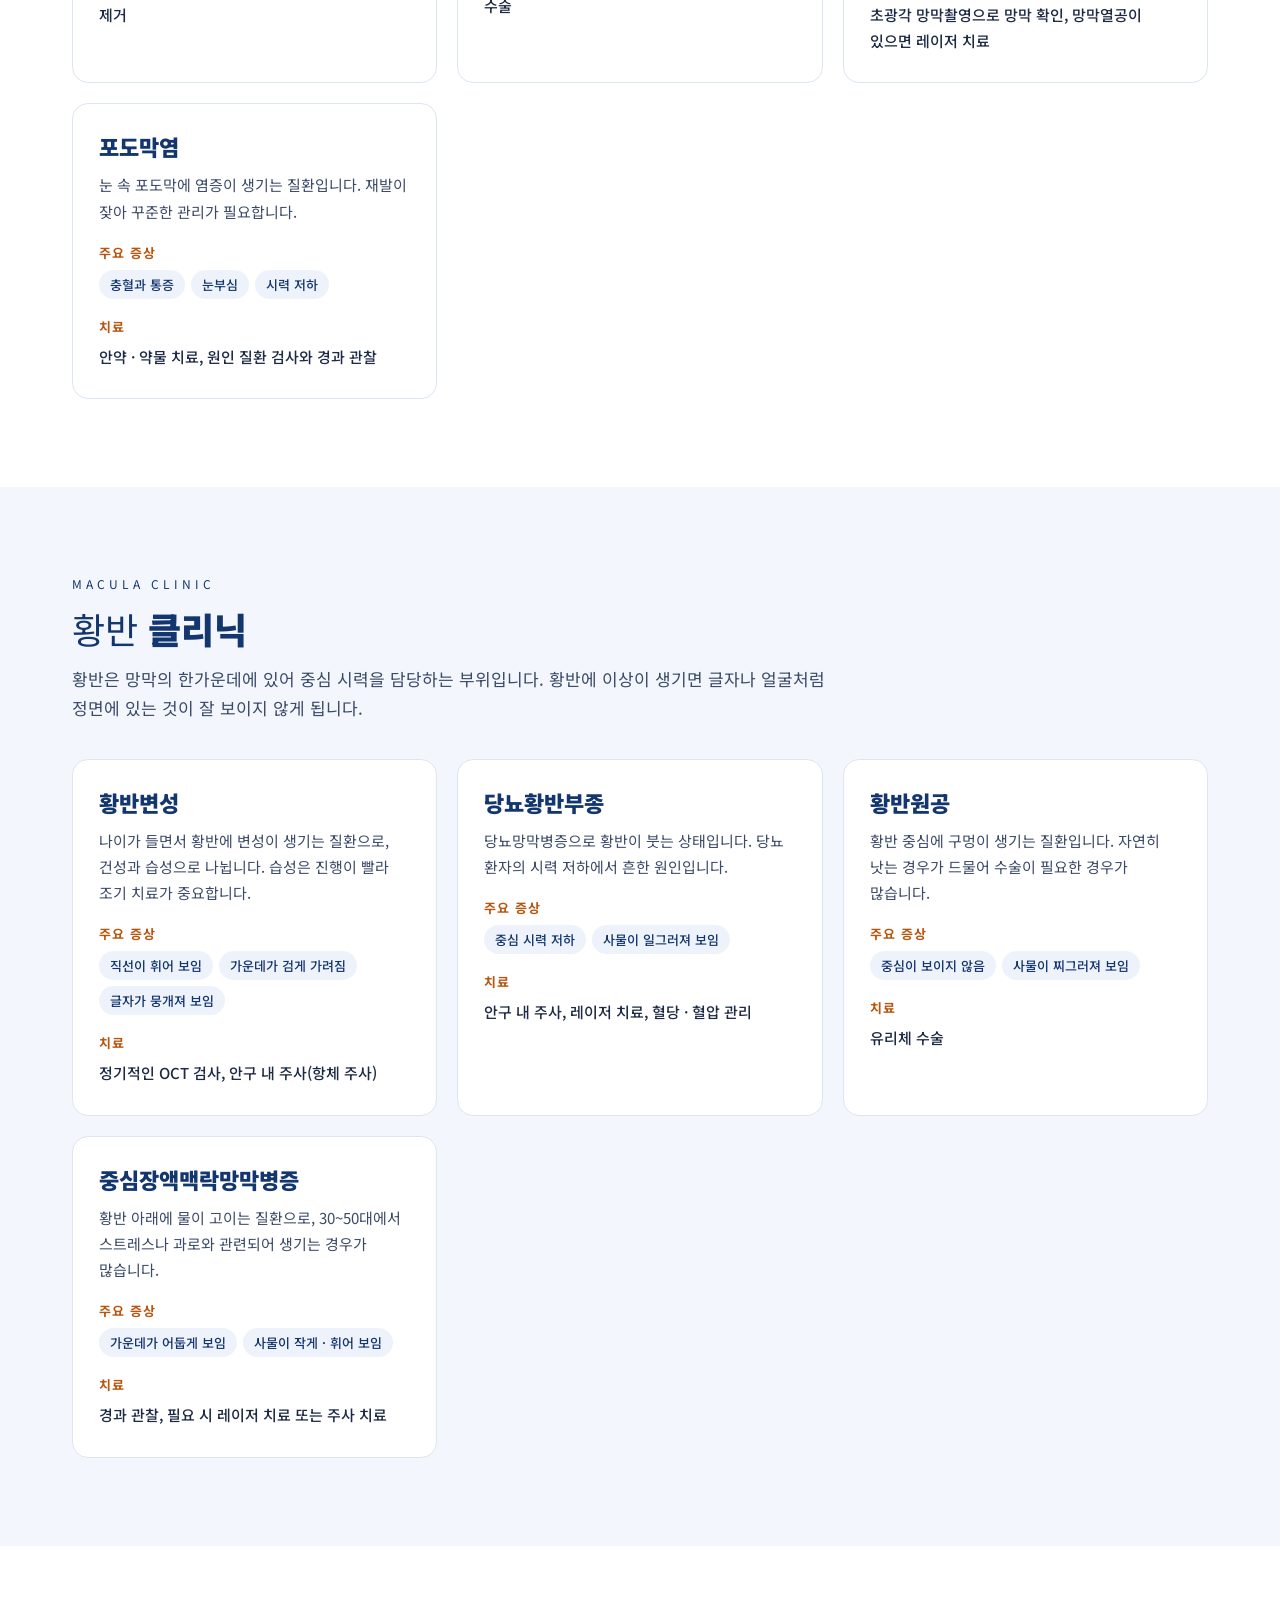
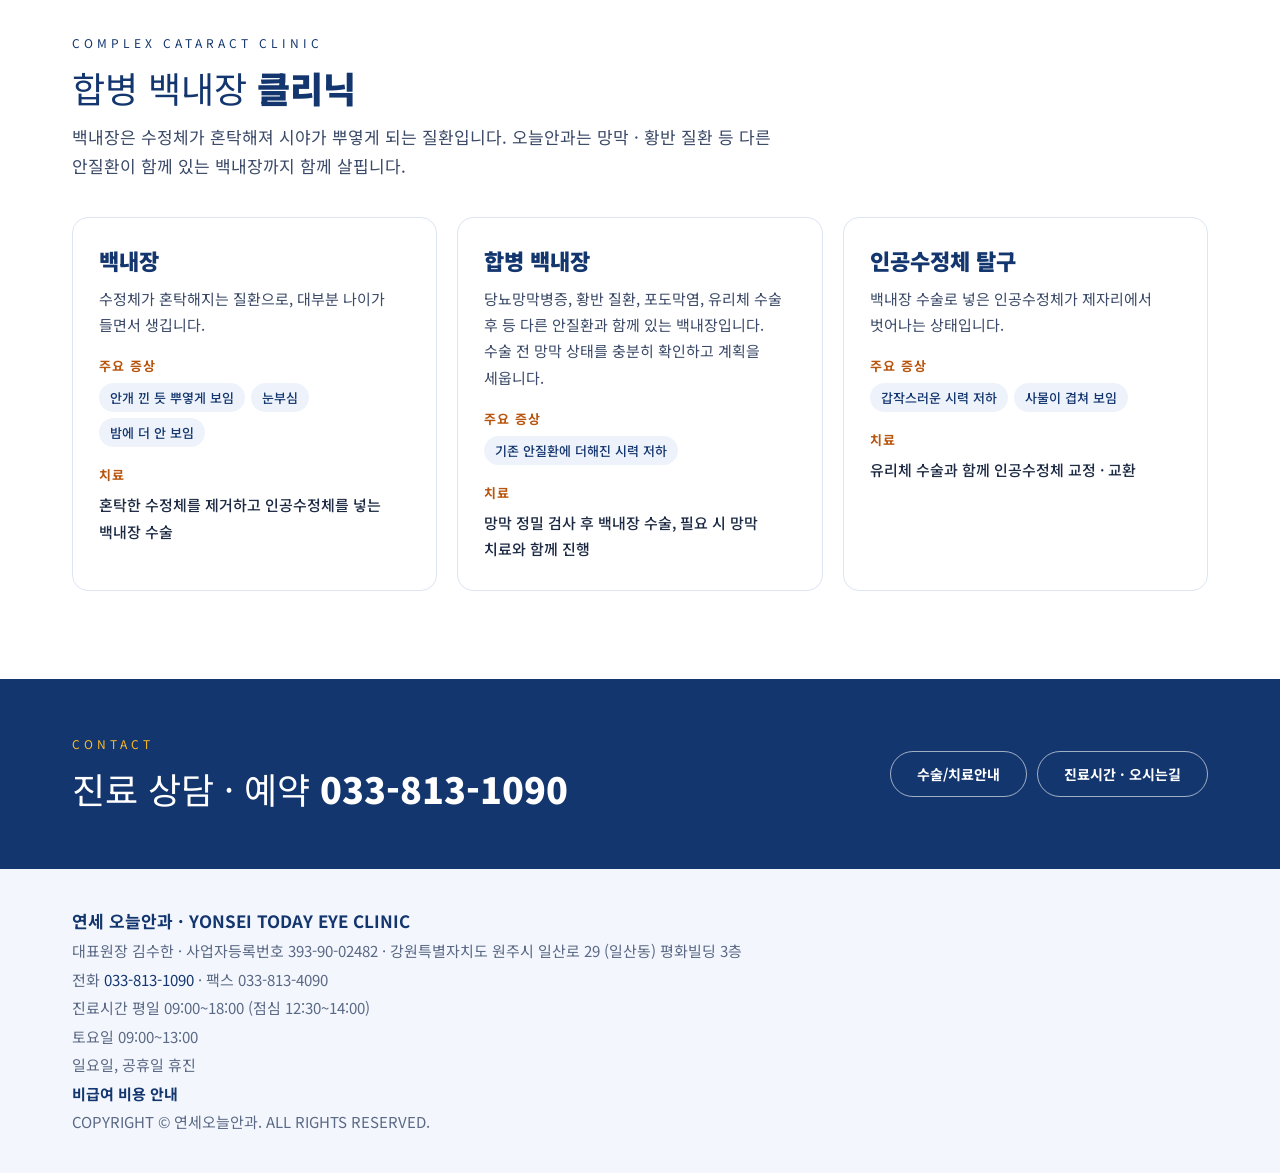
<file: clinics.html>
<!doctype html>
<html lang="ko">
<head>
<meta charset="utf-8">
<meta name="viewport" content="width=device-width, initial-scale=1">
<title>주요진료 | 연세 오늘안과</title>
<meta name="description" content="오늘안과 주요진료 - 당뇨망막병증, 망막박리, 황반변성, 황반원공, 합병 백내장 등 망막 · 황반 질환 안내.">
<meta property="og:title" content="주요진료 | 연세 오늘안과">
<meta property="og:description" content="오늘안과 주요진료 - 당뇨망막병증, 망막박리, 황반변성, 황반원공, 합병 백내장 등 망막 · 황반 질환 안내.">
<meta property="og:image" content="assets/photos/tour-entrance.jpg">
<link rel="preconnect" href="https://fonts.googleapis.com">
<link rel="stylesheet" href="https://fonts.googleapis.com/css2?family=Noto+Sans+KR:wght@400;500;700;900&family=Nanum+Brush+Script&display=swap">
<link rel="stylesheet" href="assets/style.css?v=21">
</head>
<body>
<div style="font-family: 'Noto Sans KR', sans-serif; color: #1D2A44; background: #FFFFFF">

<header class="site-header" style="display: flex; flex-wrap: wrap; align-items: center; justify-content: space-between; gap: 12px 24px; max-width: 1200px; margin: 0 auto; padding: 14px 32px; box-sizing: border-box">
<a href="index.html" class="logo" style="display: flex; align-items: center; gap: 12px">
<span class="mark"><img class="sun" src="assets/sun.png" alt=""><img class="wing" src="assets/wing.png" alt=""></span>
<span><span style="display: block; font-size: 30px; font-weight: 900; color: #14366F; line-height: 1.1">연세 오늘안과</span><span style="display: block; font-size: 10px; letter-spacing: 2px; color: #14366F">YONSEI TODAY EYE CLINIC</span></span>
</a>
<button class="menu-btn" type="button" aria-label="메뉴 열기" aria-expanded="false" aria-controls="gnb"><svg width="26" height="26" viewBox="0 0 26 26" aria-hidden="true"><path d="M3 7h20M3 13h20M3 19h20" stroke="currentColor" stroke-width="2" stroke-linecap="round"/></svg></button>
<nav id="gnb" style="display: flex; flex-wrap: wrap; align-items: center; gap: 8px 30px; font-size: 16px; font-weight: 500">
<div class="dd"><a class="top" href="about.html">병원소개 <svg width="10" height="6" viewBox="0 0 10 6" aria-hidden="true"><path d="M1 1l4 4 4-4" fill="none" stroke="currentColor" stroke-width="1.5"/></svg></a><div class="menu"><div class="box"><a href="about.html">오늘안과 · 의료진 소개</a><a href="facility.html">병원 둘러보기 · 장비</a></div></div></div><a href="clinics.html" aria-current="page">주요진료</a><a href="surgery.html">수술/치료안내</a><a href="fees.html">비급여 진료안내</a><a href="directions.html">찾아오시는 길</a>
</nav>
</header>

<section class="pagehero" style="background-image: url('assets/photos/slide-slitlamp.jpg'); background-position: center 35%">
<div class="wrap"><div class="eyebrow" style="color: #FFFFFF">CLINICS</div><h1>주요진료</h1></div>
</section>
<nav class="subtabs wrap" aria-label="페이지 내 이동"><a href="#retina">망막 클리닉</a><a href="#macula">황반 클리닉</a><a href="#cataract">합병 백내장 클리닉</a></nav>
<div class="wrap"><div class="alert"><b>이런 증상은 바로 내원하세요</b> 갑자기 시야 일부가 가려지거나, 번쩍이는 빛이 보이거나, 떠다니는 점이 갑자기 늘었다면 망막 응급 질환일 수 있습니다. <a href="tel:0338131090">033-813-1090</a></div></div>
<section class="band" id="retina">
<div class="wrap">
<div class="eyebrow">RETINA CLINIC</div>
<h2 class="h2">망막 <b>클리닉</b></h2>
<p class="lead" style="max-width: 760px">망막은 눈 안쪽을 덮고 있는 신경 조직으로, 카메라의 필름에 해당합니다. 한번 손상되면 회복이 어려운 경우가 많아 일찍 발견하고 꾸준히 관리하는 것이 중요합니다.</p>
<div class="dgrid"><article class="dcard"><h3>당뇨망막병증</h3><p>당뇨병으로 망막의 가는 혈관이 손상되어 생기는 합병증입니다. 초기에는 증상이 거의 없어 당뇨가 있다면 정기 검진이 필요합니다.</p><div class="must">증상이 없는 경우가 많습니다. 당뇨가 있다면 증상이 없어도 꼭 안과 진료를 받으셔야 합니다.</div><div class="dlabel">주요 증상</div><ul class="chips"><li>시야가 흐림</li><li>떠다니는 점</li><li>시력 저하</li></ul><div class="dlabel">치료</div><p class="treat">혈당 관리와 정기 검진, 망막 레이저 치료, 안구 내 주사, 유리체 수술</p></article><article class="dcard"><h3>망막박리</h3><p>망막이 안구 벽에서 떨어지는 질환입니다. 방치하면 시력을 잃을 수 있어 빠른 진단과 수술이 필요한 응급 질환입니다.</p><div class="dlabel">주요 증상</div><ul class="chips"><li>커튼이 쳐진 듯 가려짐</li><li>번쩍이는 빛</li><li>갑자기 늘어난 비문증</li></ul><div class="dlabel">치료</div><p class="treat">레이저 치료, 공막돌륭술, 유리체 수술</p></article><article class="dcard"><h3>망막정맥폐쇄</h3><p>망막의 정맥이 막혀 출혈과 부종이 생기는 질환입니다. 고혈압, 당뇨, 고지혈증이 있는 분에게 잘 생깁니다.</p><div class="dlabel">주요 증상</div><ul class="chips"><li>한쪽 눈의 갑작스러운 시력 저하</li><li>시야 일부가 흐림</li></ul><div class="dlabel">치료</div><p class="treat">안구 내 주사, 레이저 치료, 전신 질환 관리</p></article><article class="dcard"><h3>망막전막</h3><p>망막 표면에 얇은 막이 자라 망막을 잡아당기는 질환입니다. 주로 나이가 들면서 생깁니다.</p><div class="dlabel">주요 증상</div><ul class="chips"><li>사물이 휘어 보임</li><li>글자가 겹쳐 보임</li><li>시력 저하</li></ul><div class="dlabel">치료</div><p class="treat">경과 관찰, 증상이 진행하면 유리체 수술로 막 제거</p></article><article class="dcard"><h3>유리체출혈</h3><p>눈 속 유리체에 피가 고이는 상태입니다. 당뇨망막병증, 망막열공, 망막정맥폐쇄 등이 원인이 됩니다.</p><div class="dlabel">주요 증상</div><ul class="chips"><li>갑자기 눈앞이 가려짐</li><li>먹물이 퍼지는 듯한 증상</li></ul><div class="dlabel">치료</div><p class="treat">원인 질환 확인(초음파 검사), 경과 관찰, 유리체 수술</p></article><article class="dcard"><h3>비문증 · 광시증</h3><p>눈앞에 점이나 실 같은 것이 떠다니는 증상입니다. 대부분 노화 현상이지만 망막열공이나 망막박리의 신호일 수 있습니다.</p><div class="dlabel">주요 증상</div><ul class="chips"><li>떠다니는 점 · 실</li><li>번쩍이는 빛</li><li>갑자기 개수가 늘어남</li></ul><div class="dlabel">치료</div><p class="treat">초광각 망막촬영으로 망막 확인, 망막열공이 있으면 레이저 치료</p></article><article class="dcard"><h3>포도막염</h3><p>눈 속 포도막에 염증이 생기는 질환입니다. 재발이 잦아 꾸준한 관리가 필요합니다.</p><div class="dlabel">주요 증상</div><ul class="chips"><li>충혈과 통증</li><li>눈부심</li><li>시력 저하</li></ul><div class="dlabel">치료</div><p class="treat">안약 · 약물 치료, 원인 질환 검사와 경과 관찰</p></article></div>
</div>
</section>
<section class="band" id="macula" style="background: #F3F7FD">
<div class="wrap">
<div class="eyebrow">MACULA CLINIC</div>
<h2 class="h2">황반 <b>클리닉</b></h2>
<p class="lead" style="max-width: 760px">황반은 망막의 한가운데에 있어 중심 시력을 담당하는 부위입니다. 황반에 이상이 생기면 글자나 얼굴처럼 정면에 있는 것이 잘 보이지 않게 됩니다.</p>
<div class="dgrid"><article class="dcard"><h3>황반변성</h3><p>나이가 들면서 황반에 변성이 생기는 질환으로, 건성과 습성으로 나뉩니다. 습성은 진행이 빨라 조기 치료가 중요합니다.</p><div class="dlabel">주요 증상</div><ul class="chips"><li>직선이 휘어 보임</li><li>가운데가 검게 가려짐</li><li>글자가 뭉개져 보임</li></ul><div class="dlabel">치료</div><p class="treat">정기적인 OCT 검사, 안구 내 주사(항체 주사)</p></article><article class="dcard"><h3>당뇨황반부종</h3><p>당뇨망막병증으로 황반이 붓는 상태입니다. 당뇨 환자의 시력 저하에서 흔한 원인입니다.</p><div class="dlabel">주요 증상</div><ul class="chips"><li>중심 시력 저하</li><li>사물이 일그러져 보임</li></ul><div class="dlabel">치료</div><p class="treat">안구 내 주사, 레이저 치료, 혈당 · 혈압 관리</p></article><article class="dcard"><h3>황반원공</h3><p>황반 중심에 구멍이 생기는 질환입니다. 자연히 낫는 경우가 드물어 수술이 필요한 경우가 많습니다.</p><div class="dlabel">주요 증상</div><ul class="chips"><li>중심이 보이지 않음</li><li>사물이 찌그러져 보임</li></ul><div class="dlabel">치료</div><p class="treat">유리체 수술</p></article><article class="dcard"><h3>중심장액맥락망막병증</h3><p>황반 아래에 물이 고이는 질환으로, 30~50대에서 스트레스나 과로와 관련되어 생기는 경우가 많습니다.</p><div class="dlabel">주요 증상</div><ul class="chips"><li>가운데가 어둡게 보임</li><li>사물이 작게 · 휘어 보임</li></ul><div class="dlabel">치료</div><p class="treat">경과 관찰, 필요 시 레이저 치료 또는 주사 치료</p></article></div>
</div>
</section>
<section class="band" id="cataract">
<div class="wrap">
<div class="eyebrow">COMPLEX CATARACT CLINIC</div>
<h2 class="h2">합병 백내장 <b>클리닉</b></h2>
<p class="lead" style="max-width: 760px">백내장은 수정체가 혼탁해져 시야가 뿌옇게 되는 질환입니다. 오늘안과는 망막 · 황반 질환 등 다른 안질환이 함께 있는 백내장까지 함께 살핍니다.</p>
<div class="dgrid"><article class="dcard"><h3>백내장</h3><p>수정체가 혼탁해지는 질환으로, 대부분 나이가 들면서 생깁니다.</p><div class="dlabel">주요 증상</div><ul class="chips"><li>안개 낀 듯 뿌옇게 보임</li><li>눈부심</li><li>밤에 더 안 보임</li></ul><div class="dlabel">치료</div><p class="treat">혼탁한 수정체를 제거하고 인공수정체를 넣는 백내장 수술</p></article><article class="dcard"><h3>합병 백내장</h3><p>당뇨망막병증, 황반 질환, 포도막염, 유리체 수술 후 등 다른 안질환과 함께 있는 백내장입니다. 수술 전 망막 상태를 충분히 확인하고 계획을 세웁니다.</p><div class="dlabel">주요 증상</div><ul class="chips"><li>기존 안질환에 더해진 시력 저하</li></ul><div class="dlabel">치료</div><p class="treat">망막 정밀 검사 후 백내장 수술, 필요 시 망막 치료와 함께 진행</p></article><article class="dcard"><h3>인공수정체 탈구</h3><p>백내장 수술로 넣은 인공수정체가 제자리에서 벗어나는 상태입니다.</p><div class="dlabel">주요 증상</div><ul class="chips"><li>갑작스러운 시력 저하</li><li>사물이 겹쳐 보임</li></ul><div class="dlabel">치료</div><p class="treat">유리체 수술과 함께 인공수정체 교정 · 교환</p></article></div>
</div>
</section>
<section class="band" style="background: #14366F; color: #FFFFFF; padding: 56px 0">
<div class="wrap headrow" style="margin: 0 auto; align-items: center">
<div><div class="eyebrow" style="color: #F9BB24">CONTACT</div><h2 class="h2" style="color: #FFFFFF">진료 상담 · 예약 <b>033-813-1090</b></h2></div>
<div class="pills light"><a class="pill" href="surgery.html">수술/치료안내</a><a class="pill" href="directions.html">진료시간 · 오시는길</a></div>
</div>
</section>

<footer style="background: #F3F7FD">
<div style="max-width: 1200px; margin: 0 auto; padding: 36px 32px; box-sizing: border-box; font-size: 15px; line-height: 1.9; color: #5B6985">
<div style="font-weight: 700; color: #14366F; font-size: 17px">연세 오늘안과 · YONSEI TODAY EYE CLINIC</div>
대표원장 김수한 · 사업자등록번호 393-90-02482 · 강원특별자치도 원주시 일산로 29 (일산동) 평화빌딩 3층<br>
전화 <a href="tel:0338131090">033-813-1090</a> · 팩스 033-813-4090<br>
진료시간 평일 09:00~18:00 (점심 12:30~14:00)<br>
토요일 09:00~13:00<br>
일요일, 공휴일 휴진<br>
<a href="fees.html" style="font-weight: 700">비급여 비용 안내</a><br>
COPYRIGHT © 연세오늘안과. ALL RIGHTS RESERVED.
</div>
</footer>
<div class="quickbar" aria-label="빠른 메뉴">
<a href="directions.html#contact"><svg width="22" height="22" viewBox="0 0 24 24" aria-hidden="true"><circle cx="12" cy="12" r="9" fill="none" stroke="currentColor" stroke-width="2"/><path d="M12 7v5l3 2" stroke="currentColor" stroke-width="2" fill="none" stroke-linecap="round"/></svg>진료시간</a>
<a href="tel:0338131090" class="main"><svg width="22" height="22" viewBox="0 0 24 24" aria-hidden="true"><path d="M6.6 10.8a15.1 15.1 0 006.6 6.6l2.2-2.2a1 1 0 011-.25 11.4 11.4 0 003.6.57 1 1 0 011 1V20a1 1 0 01-1 1A17 17 0 013 4a1 1 0 011-1h3.5a1 1 0 011 1c0 1.25.2 2.45.57 3.57a1 1 0 01-.25 1z" fill="currentColor"/></svg>전화 예약</a>
<a href="directions.html"><svg width="22" height="22" viewBox="0 0 24 24" aria-hidden="true"><path d="M12 2a7 7 0 00-7 7c0 5 7 13 7 13s7-8 7-13a7 7 0 00-7-7zm0 9.5A2.5 2.5 0 1112 6.5a2.5 2.5 0 010 5z" fill="currentColor"/></svg>오시는길</a>
</div>
<script>
(function(){var h=document.querySelector('.site-header'),b=h&&h.querySelector('.menu-btn');if(!b)return;
b.addEventListener('click',function(){var o=h.classList.toggle('open');b.setAttribute('aria-expanded',o);b.setAttribute('aria-label',o?'메뉴 닫기':'메뉴 열기');});})();
</script>
<script src="assets/site.js"></script>

</div>
</body>
</html>
</file>
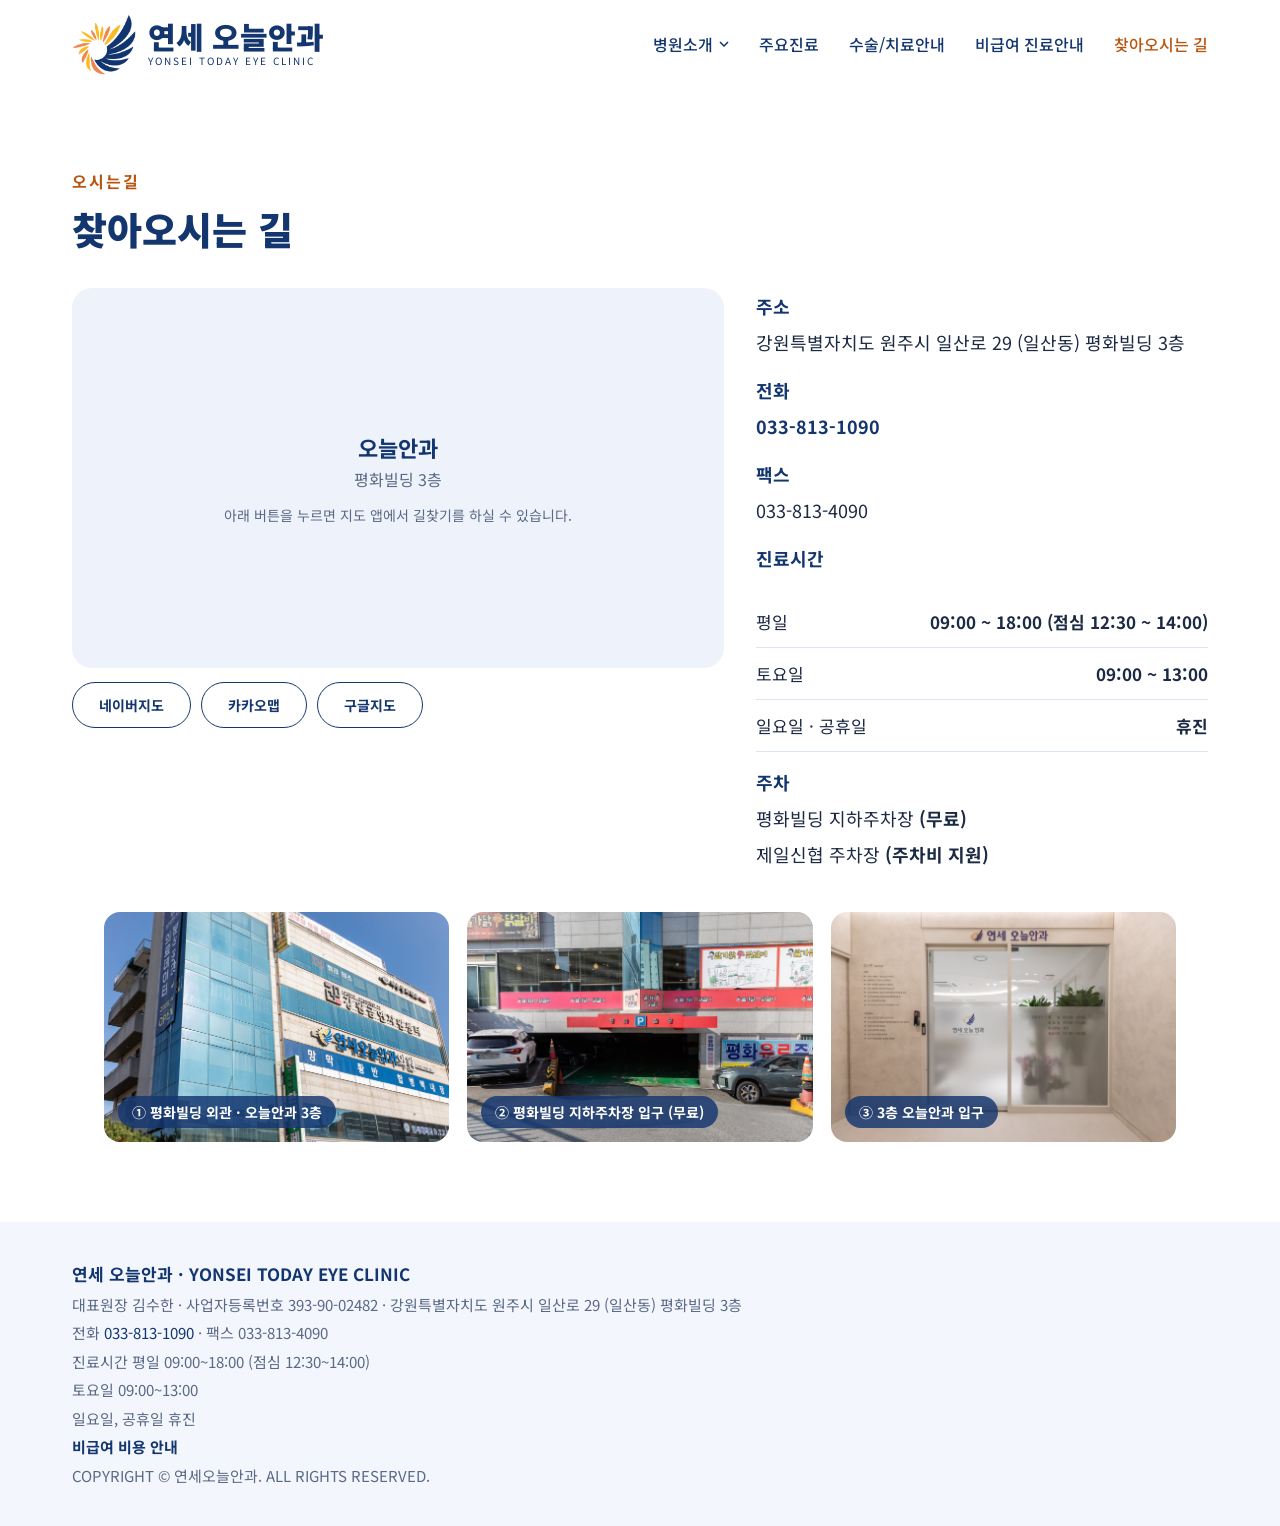
<file: directions.html>
<!doctype html>
<html lang="ko">
<head>
<meta charset="utf-8">
<meta name="viewport" content="width=device-width, initial-scale=1">
<title>진료안내 · 오시는길 | 연세 오늘안과</title>
<meta name="description" content="오늘안과 진료시간과 오시는길 - 강원특별자치도 원주시 일산로 29 (일산동) 평화빌딩 3층. 전화 033-813-1090">
<meta property="og:title" content="진료안내 · 오시는길 | 연세 오늘안과">
<meta property="og:description" content="오늘안과 진료시간과 오시는길 - 강원특별자치도 원주시 일산로 29 (일산동) 평화빌딩 3층. 전화 033-813-1090">
<meta property="og:image" content="assets/photos/tour-entrance.jpg">
<link rel="preconnect" href="https://fonts.googleapis.com">
<link rel="stylesheet" href="https://fonts.googleapis.com/css2?family=Noto+Sans+KR:wght@400;500;700;900&family=Nanum+Brush+Script&display=swap">
<link rel="stylesheet" href="assets/style.css?v=21">
</head>
<body>
<div style="font-family: 'Noto Sans KR', sans-serif; color: #1D2A44; background: #FFFFFF">

<header class="site-header" style="display: flex; flex-wrap: wrap; align-items: center; justify-content: space-between; gap: 12px 24px; max-width: 1200px; margin: 0 auto; padding: 14px 32px; box-sizing: border-box">
<a href="index.html" class="logo" style="display: flex; align-items: center; gap: 12px">
<span class="mark"><img class="sun" src="assets/sun.png" alt=""><img class="wing" src="assets/wing.png" alt=""></span>
<span><span style="display: block; font-size: 30px; font-weight: 900; color: #14366F; line-height: 1.1">연세 오늘안과</span><span style="display: block; font-size: 10px; letter-spacing: 2px; color: #14366F">YONSEI TODAY EYE CLINIC</span></span>
</a>
<button class="menu-btn" type="button" aria-label="메뉴 열기" aria-expanded="false" aria-controls="gnb"><svg width="26" height="26" viewBox="0 0 26 26" aria-hidden="true"><path d="M3 7h20M3 13h20M3 19h20" stroke="currentColor" stroke-width="2" stroke-linecap="round"/></svg></button>
<nav id="gnb" style="display: flex; flex-wrap: wrap; align-items: center; gap: 8px 30px; font-size: 16px; font-weight: 500">
<div class="dd"><a class="top" href="about.html">병원소개 <svg width="10" height="6" viewBox="0 0 10 6" aria-hidden="true"><path d="M1 1l4 4 4-4" fill="none" stroke="currentColor" stroke-width="1.5"/></svg></a><div class="menu"><div class="box"><a href="about.html">오늘안과 · 의료진 소개</a><a href="facility.html">병원 둘러보기 · 장비</a></div></div></div><a href="clinics.html">주요진료</a><a href="surgery.html">수술/치료안내</a><a href="fees.html">비급여 진료안내</a><a href="directions.html" aria-current="page">찾아오시는 길</a>
</nav>
</header>

<section style="max-width: 1200px; margin: 0 auto; padding: 80px 32px; box-sizing: border-box">
<div style="font-size: 16px; font-weight: 700; color: #B8560F; letter-spacing: 2px">오시는길</div>
<h1 style="margin: 8px 0 32px; font-size: 38px; font-weight: 900; color: #14366F">찾아오시는 길</h1>
<div style="display: flex; flex-wrap: wrap; gap: 32px">
<div class="mapcol">
<div id="naver-map" class="nmap" data-key="fch1czr8st" data-lat="37.34852407878703" data-lng="127.9477618651649"><div class="nmap-empty"><b>오늘안과</b><span>평화빌딩 3층</span><small>아래 버튼을 누르면 지도 앱에서 길찾기를 하실 수 있습니다.</small></div></div>
<div class="pills" style="margin-top: 14px"><a class="pill" href="https://map.naver.com/p/search/%EC%9B%90%EC%A3%BC%EC%8B%9C%20%EC%9D%BC%EC%82%B0%EB%A1%9C%2029%20%ED%8F%89%ED%99%94%EB%B9%8C%EB%94%A9" target="_blank" rel="noopener">네이버지도</a><a class="pill" href="https://map.kakao.com/?q=%EC%9B%90%EC%A3%BC%EC%8B%9C%20%EC%9D%BC%EC%82%B0%EB%A1%9C%2029%20%ED%8F%89%ED%99%94%EB%B9%8C%EB%94%A9" target="_blank" rel="noopener">카카오맵</a><a class="pill" href="https://www.google.com/maps/search/?api=1&amp;query=%EC%9B%90%EC%A3%BC%EC%8B%9C%20%EC%9D%BC%EC%82%B0%EB%A1%9C%2029%20%ED%8F%89%ED%99%94%EB%B9%8C%EB%94%A9" target="_blank" rel="noopener">구글지도</a></div>
</div>
<div id="contact" style="flex: 1 1 320px; font-size: 18px; line-height: 2">
<div style="font-weight: 700; color: #14366F">주소</div><div>강원특별자치도 원주시 일산로 29 (일산동) 평화빌딩 3층</div>
<div style="font-weight: 700; color: #14366F; margin-top: 12px">전화</div><div><a href="tel:0338131090"><b>033-813-1090</b></a></div>
<div style="font-weight: 700; color: #14366F; margin-top: 12px">팩스</div><div>033-813-4090</div>
<div style="font-weight: 700; color: #14366F; margin-top: 12px">진료시간</div><div class="hours"><div class="hrow"><span>평일</span><b>09:00 ~ 18:00 (점심 12:30 ~ 14:00)</b></div><div class="hrow"><span>토요일</span><b>09:00 ~ 13:00</b></div><div class="hrow"><span>일요일 · 공휴일</span><b>휴진</b></div></div>
<div style="font-weight: 700; color: #14366F; margin-top: 12px">주차</div><div>평화빌딩 지하주차장 <b>(무료)</b></div><div>제일신협 주차장 <b>(주차비 지원)</b></div>
</div>
</div>
<div class="wrap"><div class="gallery way"><figure class="shot"><img src="assets/photos/tour-building.jpg" alt="① 평화빌딩 외관 · 오늘안과 3층" loading="lazy"><figcaption>① 평화빌딩 외관 · 오늘안과 3층</figcaption></figure><figure class="shot"><img src="assets/photos/tour-parking.jpg" alt="② 평화빌딩 지하주차장 입구 (무료)" loading="lazy"><figcaption>② 평화빌딩 지하주차장 입구 (무료)</figcaption></figure><figure class="shot"><img src="assets/photos/tour-entrance.jpg" alt="③ 3층 오늘안과 입구" loading="lazy"><figcaption>③ 3층 오늘안과 입구</figcaption></figure></div></div>
</section>

<script>
(function(){var el=document.getElementById('naver-map');if(!el||!el.dataset.key)return;
var s=document.createElement('script');
s.src='https://oapi.map.naver.com/openapi/v3/maps.js?ncpKeyId='+encodeURIComponent(el.dataset.key);
s.onload=function(){try{
 var pos=new naver.maps.LatLng(+el.dataset.lat,+el.dataset.lng);el.innerHTML='';
 var map=new naver.maps.Map(el,{center:pos,zoom:17,zoomControl:true});
 var mk=new naver.maps.Marker({position:pos,map:map});
 new naver.maps.InfoWindow({content:'<div style="padding:8px 12px;font-weight:700;color:#14366F">오늘안과 · 평화빌딩 3층</div>'}).open(map,mk);
}catch(e){}};
document.head.appendChild(s);})();
</script>

<footer style="background: #F3F7FD">
<div style="max-width: 1200px; margin: 0 auto; padding: 36px 32px; box-sizing: border-box; font-size: 15px; line-height: 1.9; color: #5B6985">
<div style="font-weight: 700; color: #14366F; font-size: 17px">연세 오늘안과 · YONSEI TODAY EYE CLINIC</div>
대표원장 김수한 · 사업자등록번호 393-90-02482 · 강원특별자치도 원주시 일산로 29 (일산동) 평화빌딩 3층<br>
전화 <a href="tel:0338131090">033-813-1090</a> · 팩스 033-813-4090<br>
진료시간 평일 09:00~18:00 (점심 12:30~14:00)<br>
토요일 09:00~13:00<br>
일요일, 공휴일 휴진<br>
<a href="fees.html" style="font-weight: 700">비급여 비용 안내</a><br>
COPYRIGHT © 연세오늘안과. ALL RIGHTS RESERVED.
</div>
</footer>
<div class="quickbar" aria-label="빠른 메뉴">
<a href="directions.html#contact"><svg width="22" height="22" viewBox="0 0 24 24" aria-hidden="true"><circle cx="12" cy="12" r="9" fill="none" stroke="currentColor" stroke-width="2"/><path d="M12 7v5l3 2" stroke="currentColor" stroke-width="2" fill="none" stroke-linecap="round"/></svg>진료시간</a>
<a href="tel:0338131090" class="main"><svg width="22" height="22" viewBox="0 0 24 24" aria-hidden="true"><path d="M6.6 10.8a15.1 15.1 0 006.6 6.6l2.2-2.2a1 1 0 011-.25 11.4 11.4 0 003.6.57 1 1 0 011 1V20a1 1 0 01-1 1A17 17 0 013 4a1 1 0 011-1h3.5a1 1 0 011 1c0 1.25.2 2.45.57 3.57a1 1 0 01-.25 1z" fill="currentColor"/></svg>전화 예약</a>
<a href="directions.html"><svg width="22" height="22" viewBox="0 0 24 24" aria-hidden="true"><path d="M12 2a7 7 0 00-7 7c0 5 7 13 7 13s7-8 7-13a7 7 0 00-7-7zm0 9.5A2.5 2.5 0 1112 6.5a2.5 2.5 0 010 5z" fill="currentColor"/></svg>오시는길</a>
</div>
<script>
(function(){var h=document.querySelector('.site-header'),b=h&&h.querySelector('.menu-btn');if(!b)return;
b.addEventListener('click',function(){var o=h.classList.toggle('open');b.setAttribute('aria-expanded',o);b.setAttribute('aria-label',o?'메뉴 닫기':'메뉴 열기');});})();
</script>
<script src="assets/site.js"></script>

</div>
</body>
</html>
</file>
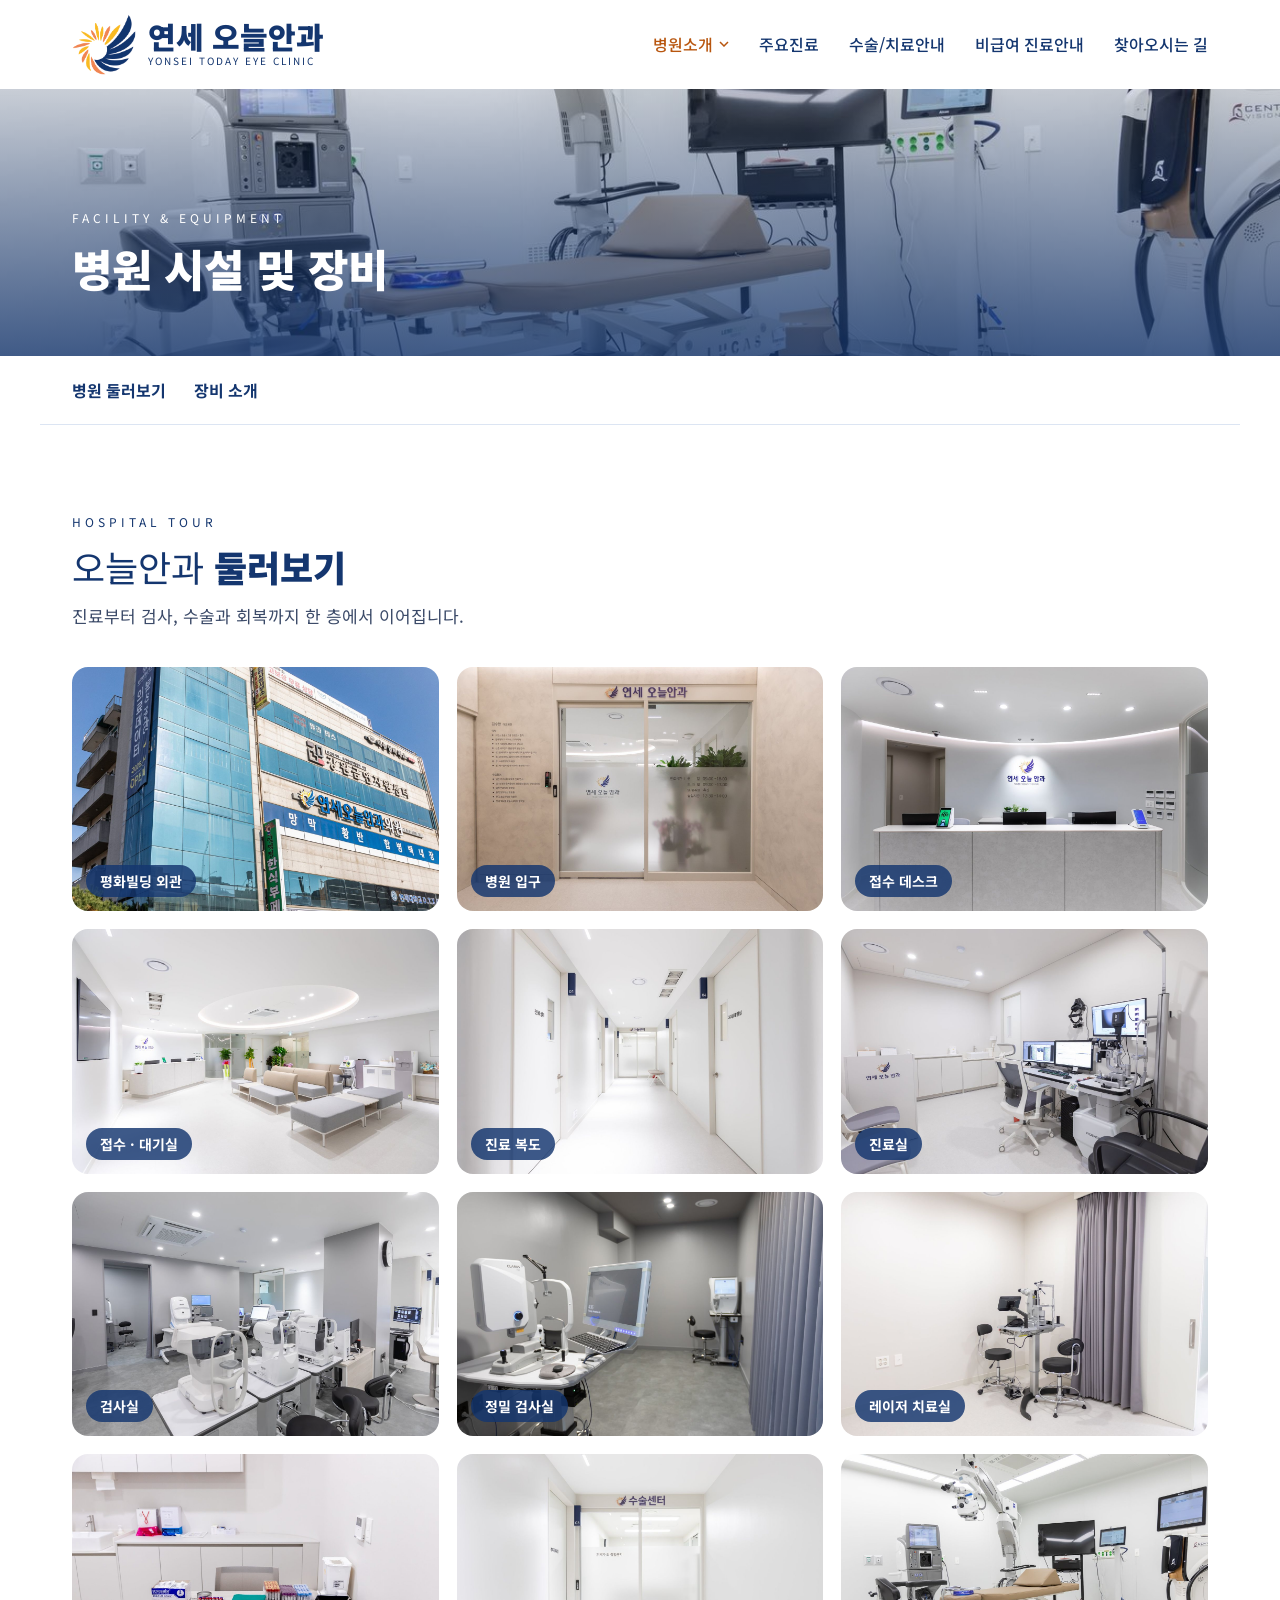
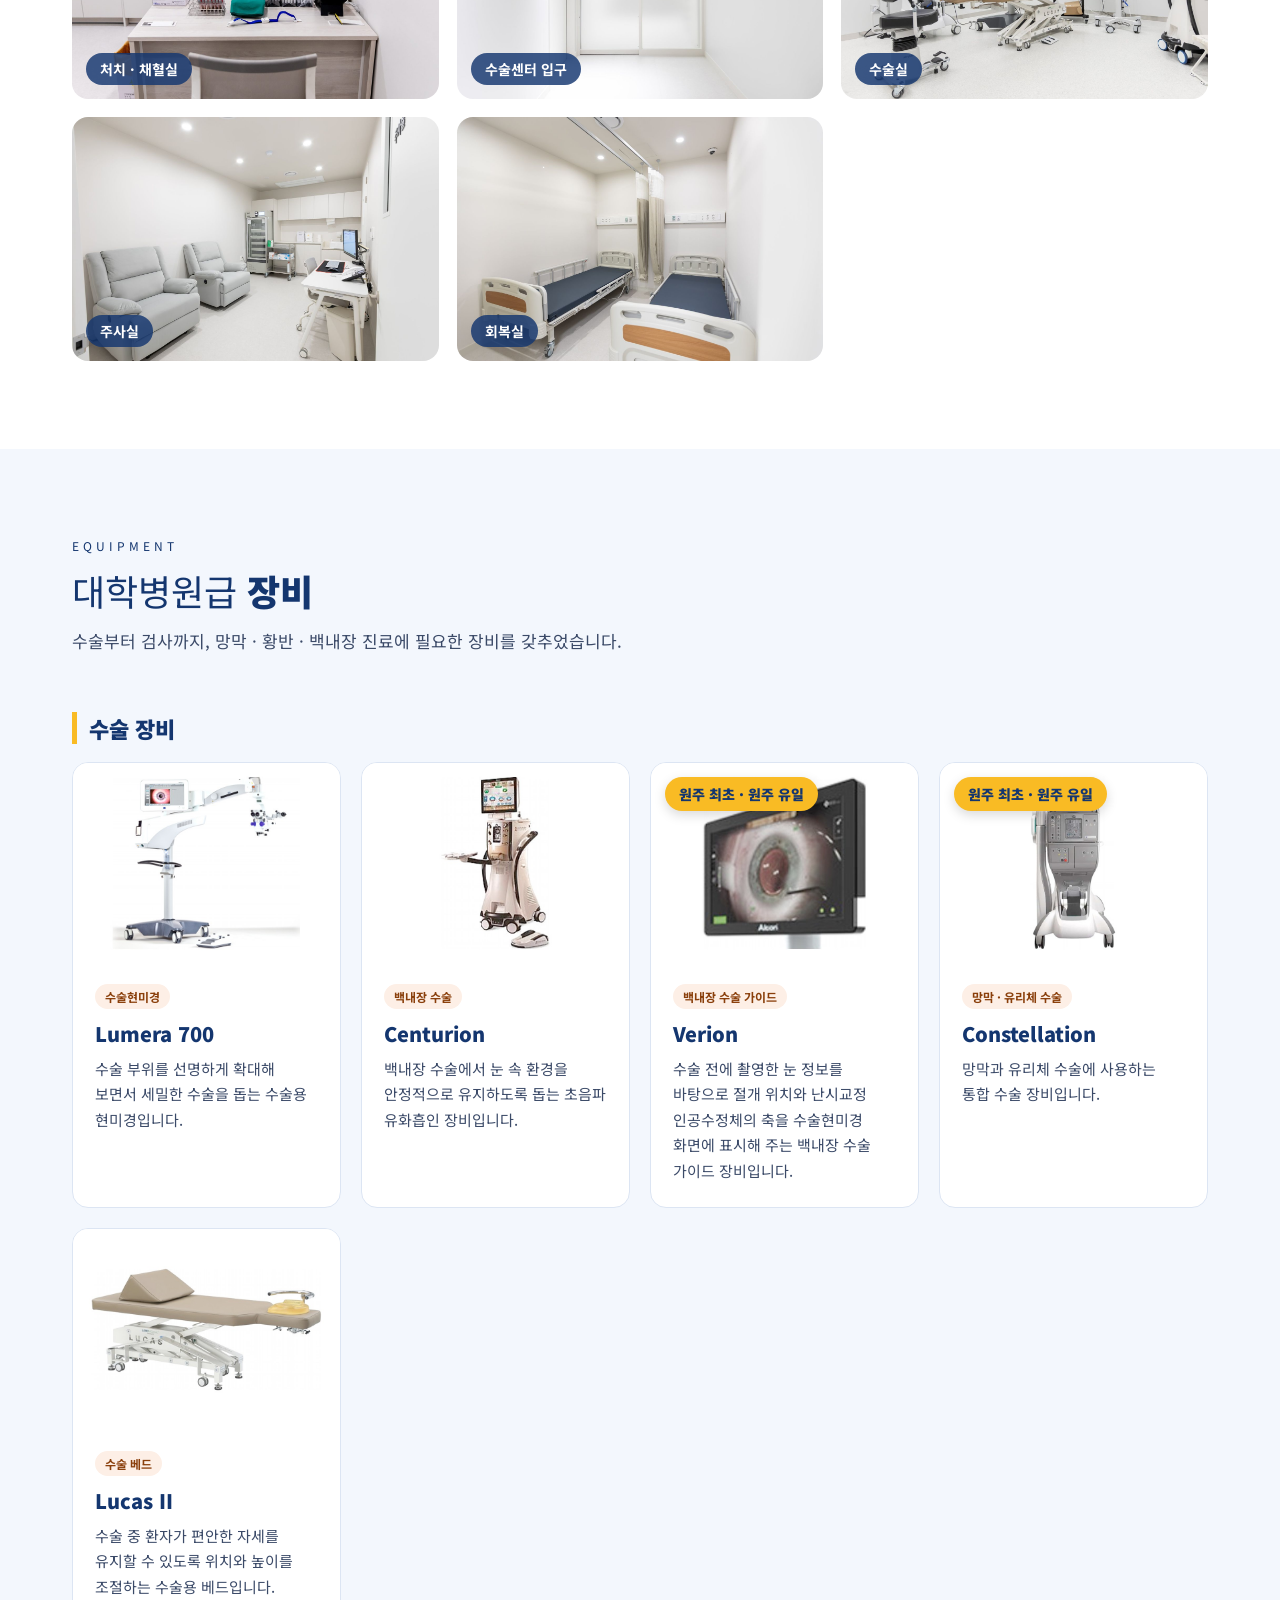
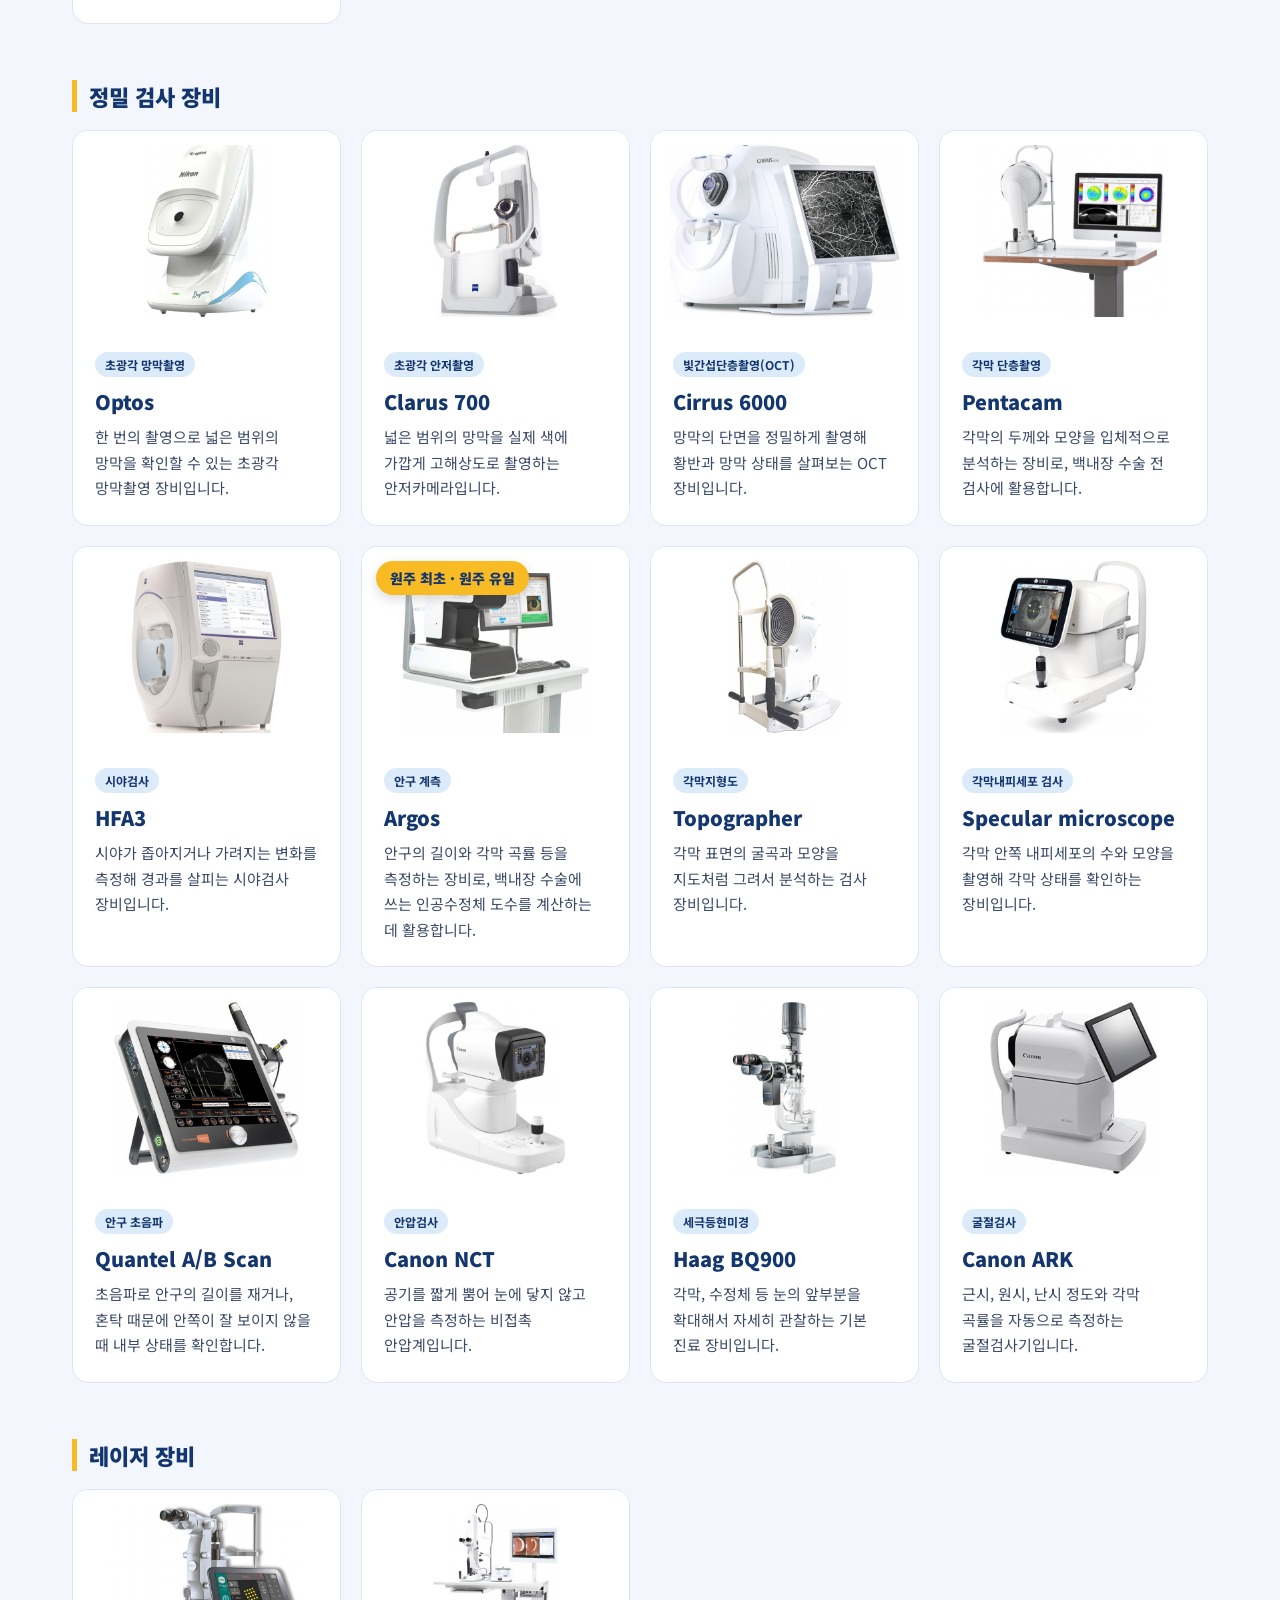
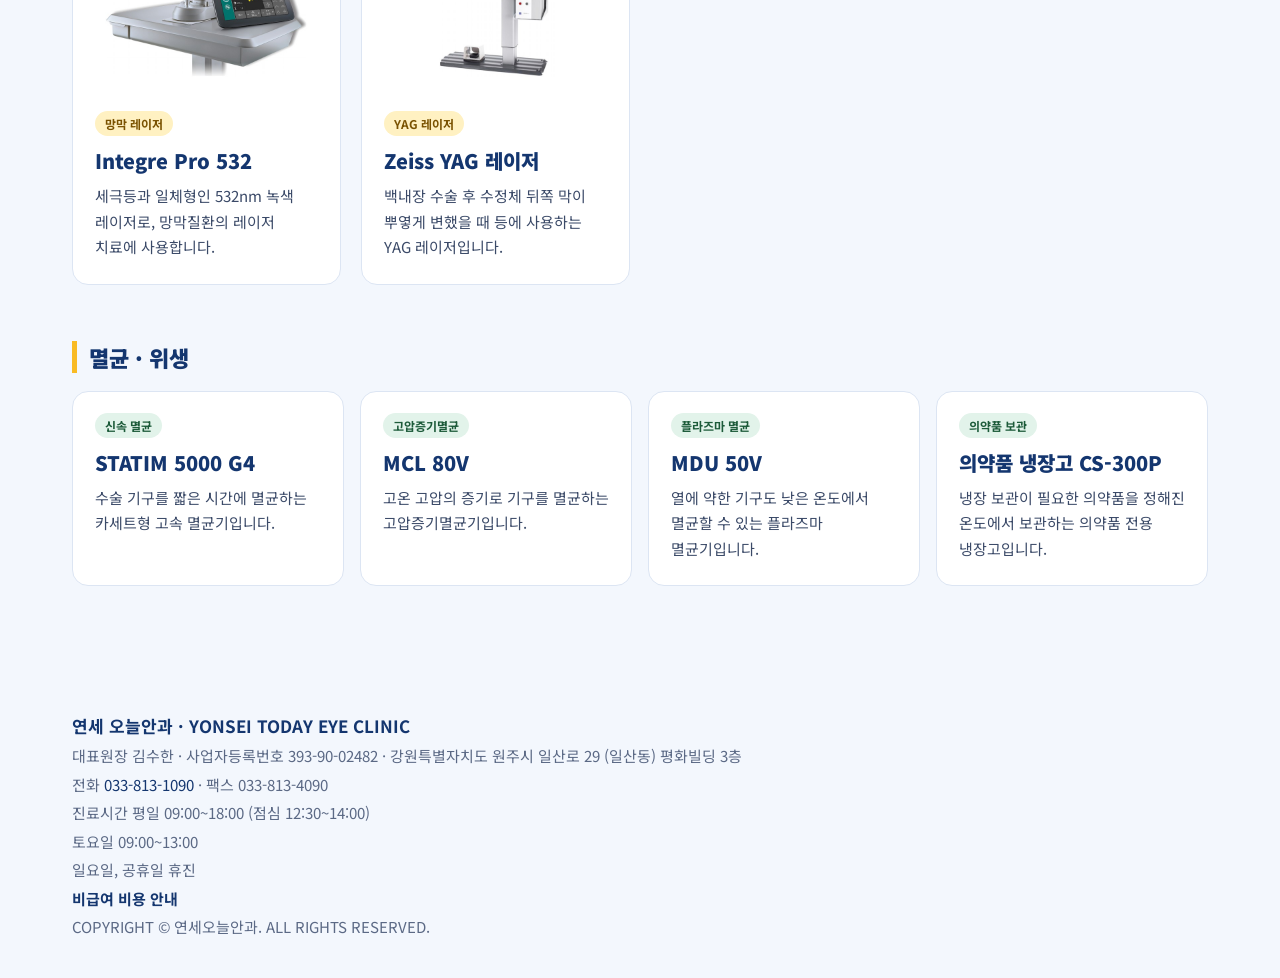
<file: facility.html>
<!doctype html>
<html lang="ko">
<head>
<meta charset="utf-8">
<meta name="viewport" content="width=device-width, initial-scale=1">
<title>병원 시설 및 장비 | 연세 오늘안과</title>
<meta name="description" content="오늘안과 병원 둘러보기와 수술 · 정밀 검사 · 레이저 장비 소개.">
<meta property="og:title" content="병원 시설 및 장비 | 연세 오늘안과">
<meta property="og:description" content="오늘안과 병원 둘러보기와 수술 · 정밀 검사 · 레이저 장비 소개.">
<meta property="og:image" content="assets/photos/tour-entrance.jpg">
<link rel="preconnect" href="https://fonts.googleapis.com">
<link rel="stylesheet" href="https://fonts.googleapis.com/css2?family=Noto+Sans+KR:wght@400;500;700;900&family=Nanum+Brush+Script&display=swap">
<link rel="stylesheet" href="assets/style.css?v=21">
</head>
<body>
<div style="font-family: 'Noto Sans KR', sans-serif; color: #1D2A44; background: #FFFFFF">

<header class="site-header" style="display: flex; flex-wrap: wrap; align-items: center; justify-content: space-between; gap: 12px 24px; max-width: 1200px; margin: 0 auto; padding: 14px 32px; box-sizing: border-box">
<a href="index.html" class="logo" style="display: flex; align-items: center; gap: 12px">
<span class="mark"><img class="sun" src="assets/sun.png" alt=""><img class="wing" src="assets/wing.png" alt=""></span>
<span><span style="display: block; font-size: 30px; font-weight: 900; color: #14366F; line-height: 1.1">연세 오늘안과</span><span style="display: block; font-size: 10px; letter-spacing: 2px; color: #14366F">YONSEI TODAY EYE CLINIC</span></span>
</a>
<button class="menu-btn" type="button" aria-label="메뉴 열기" aria-expanded="false" aria-controls="gnb"><svg width="26" height="26" viewBox="0 0 26 26" aria-hidden="true"><path d="M3 7h20M3 13h20M3 19h20" stroke="currentColor" stroke-width="2" stroke-linecap="round"/></svg></button>
<nav id="gnb" style="display: flex; flex-wrap: wrap; align-items: center; gap: 8px 30px; font-size: 16px; font-weight: 500">
<div class="dd on"><a class="top" href="about.html">병원소개 <svg width="10" height="6" viewBox="0 0 10 6" aria-hidden="true"><path d="M1 1l4 4 4-4" fill="none" stroke="currentColor" stroke-width="1.5"/></svg></a><div class="menu"><div class="box"><a href="about.html">오늘안과 · 의료진 소개</a><a href="facility.html" aria-current="page">병원 둘러보기 · 장비</a></div></div></div><a href="clinics.html">주요진료</a><a href="surgery.html">수술/치료안내</a><a href="fees.html">비급여 진료안내</a><a href="directions.html">찾아오시는 길</a>
</nav>
</header>

<section class="pagehero" style="background-image: url('assets/photos/tour-or.jpg')">
<div class="wrap"><div class="eyebrow" style="color: #FFFFFF">FACILITY &amp; EQUIPMENT</div><h1>병원 시설 및 장비</h1></div>
</section>
<nav class="subtabs wrap" aria-label="페이지 내 이동"><a href="#tour">병원 둘러보기</a><a href="#equipment">장비 소개</a></nav>

<section class="band" id="tour">
<div class="wrap">
<div class="eyebrow">HOSPITAL TOUR</div>
<h2 class="h2">오늘안과 <b>둘러보기</b></h2>
<p class="lead">진료부터 검사, 수술과 회복까지 한 층에서 이어집니다.</p>
<div class="gallery"><figure class="shot"><img src="assets/photos/tour-building.jpg" alt="오늘안과 평화빌딩 외관" loading="lazy"><figcaption>평화빌딩 외관</figcaption></figure><figure class="shot"><img src="assets/photos/tour-entrance.jpg" alt="오늘안과 병원 입구" loading="lazy"><figcaption>병원 입구</figcaption></figure><figure class="shot"><img src="assets/photos/tour-reception.jpg" alt="오늘안과 접수 데스크" loading="lazy"><figcaption>접수 데스크</figcaption></figure><figure class="shot"><img src="assets/photos/tour-lobby.jpg" alt="오늘안과 접수 · 대기실" loading="lazy"><figcaption>접수 · 대기실</figcaption></figure><figure class="shot"><img src="assets/photos/tour-hallway.jpg" alt="오늘안과 진료 복도" loading="lazy"><figcaption>진료 복도</figcaption></figure><figure class="shot"><img src="assets/photos/tour-exam.jpg" alt="오늘안과 진료실" loading="lazy"><figcaption>진료실</figcaption></figure><figure class="shot"><img src="assets/photos/tour-test.jpg" alt="오늘안과 검사실" loading="lazy"><figcaption>검사실</figcaption></figure><figure class="shot"><img src="assets/photos/tour-test2.jpg" alt="오늘안과 정밀 검사실" loading="lazy"><figcaption>정밀 검사실</figcaption></figure><figure class="shot"><img src="assets/photos/tour-laser.jpg" alt="오늘안과 레이저 치료실" loading="lazy"><figcaption>레이저 치료실</figcaption></figure><figure class="shot"><img src="assets/photos/tour-treatment.jpg" alt="오늘안과 처치 · 채혈실" loading="lazy"><figcaption>처치 · 채혈실</figcaption></figure><figure class="shot"><img src="assets/photos/tour-surgery-entrance.jpg" alt="오늘안과 수술센터 입구" loading="lazy"><figcaption>수술센터 입구</figcaption></figure><figure class="shot"><img src="assets/photos/tour-or.jpg" alt="오늘안과 수술실" loading="lazy"><figcaption>수술실</figcaption></figure><figure class="shot"><img src="assets/photos/tour-recovery.jpg" alt="오늘안과 주사실" loading="lazy"><figcaption>주사실</figcaption></figure><figure class="shot"><img src="assets/photos/tour-rest.jpg" alt="오늘안과 회복실" loading="lazy"><figcaption>회복실</figcaption></figure></div>
</div>
</section>

<section class="band" id="equipment" style="background: #F3F7FD">
<div class="wrap">
<div class="eyebrow">EQUIPMENT</div>
<h2 class="h2">대학병원급 <b>장비</b></h2>
<p class="lead">수술부터 검사까지, 망막 · 황반 · 백내장 진료에 필요한 장비를 갖추었습니다.</p>
<h3 class="cat">수술 장비</h3>
<div class="eqgrid"><div class="eqcard"><img src="assets/photos/eq-lumera.jpg" alt="Lumera 700 장비" loading="lazy"><div class="eqbody"><span class="tag warm">수술현미경</span><div class="eqname">Lumera 700</div><p>수술 부위를 선명하게 확대해 보면서 세밀한 수술을 돕는 수술용 현미경입니다.</p></div></div><div class="eqcard"><img src="assets/photos/eq-centurion.jpg" alt="Centurion 장비" loading="lazy"><div class="eqbody"><span class="tag warm">백내장 수술</span><div class="eqname">Centurion</div><p>백내장 수술에서 눈 속 환경을 안정적으로 유지하도록 돕는 초음파 유화흡인 장비입니다.</p></div></div><div class="eqcard"><span class="badge">원주 최초 · 원주 유일</span><img src="assets/photos/eq-verion.jpg" alt="Verion 장비" loading="lazy"><div class="eqbody"><span class="tag warm">백내장 수술 가이드</span><div class="eqname">Verion</div><p>수술 전에 촬영한 눈 정보를 바탕으로 절개 위치와 난시교정 인공수정체의 축을 수술현미경 화면에 표시해 주는 백내장 수술 가이드 장비입니다.</p></div></div><div class="eqcard"><span class="badge">원주 최초 · 원주 유일</span><img src="assets/photos/eq-constellation.jpg" alt="Constellation 장비" loading="lazy"><div class="eqbody"><span class="tag warm">망막 · 유리체 수술</span><div class="eqname">Constellation</div><p>망막과 유리체 수술에 사용하는 통합 수술 장비입니다.</p></div></div><div class="eqcard"><img src="assets/photos/eq-lucas.jpg" alt="Lucas II 장비" loading="lazy"><div class="eqbody"><span class="tag warm">수술 베드</span><div class="eqname">Lucas II</div><p>수술 중 환자가 편안한 자세를 유지할 수 있도록 위치와 높이를 조절하는 수술용 베드입니다.</p></div></div></div>
<h3 class="cat">정밀 검사 장비</h3>
<div class="eqgrid"><div class="eqcard"><img src="assets/photos/eq-optos.jpg" alt="Optos 장비" loading="lazy"><div class="eqbody"><span class="tag cool">초광각 망막촬영</span><div class="eqname">Optos</div><p>한 번의 촬영으로 넓은 범위의 망막을 확인할 수 있는 초광각 망막촬영 장비입니다.</p></div></div><div class="eqcard"><img src="assets/photos/eq-clarus.jpg" alt="Clarus 700 장비" loading="lazy"><div class="eqbody"><span class="tag cool">초광각 안저촬영</span><div class="eqname">Clarus 700</div><p>넓은 범위의 망막을 실제 색에 가깝게 고해상도로 촬영하는 안저카메라입니다.</p></div></div><div class="eqcard"><img src="assets/photos/eq-cirrus.jpg" alt="Cirrus 6000 장비" loading="lazy"><div class="eqbody"><span class="tag cool">빛간섭단층촬영(OCT)</span><div class="eqname">Cirrus 6000</div><p>망막의 단면을 정밀하게 촬영해 황반과 망막 상태를 살펴보는 OCT 장비입니다.</p></div></div><div class="eqcard"><img src="assets/photos/eq-pentacam.jpg" alt="Pentacam 장비" loading="lazy"><div class="eqbody"><span class="tag cool">각막 단층촬영</span><div class="eqname">Pentacam</div><p>각막의 두께와 모양을 입체적으로 분석하는 장비로, 백내장 수술 전 검사에 활용합니다.</p></div></div><div class="eqcard"><img src="assets/photos/eq-hfa.jpg" alt="HFA3 장비" loading="lazy"><div class="eqbody"><span class="tag cool">시야검사</span><div class="eqname">HFA3</div><p>시야가 좁아지거나 가려지는 변화를 측정해 경과를 살피는 시야검사 장비입니다.</p></div></div><div class="eqcard"><span class="badge">원주 최초 · 원주 유일</span><img src="assets/photos/eq-argos.jpg" alt="Argos 장비" loading="lazy"><div class="eqbody"><span class="tag cool">안구 계측</span><div class="eqname">Argos</div><p>안구의 길이와 각막 곡률 등을 측정하는 장비로, 백내장 수술에 쓰는 인공수정체 도수를 계산하는 데 활용합니다.</p></div></div><div class="eqcard"><img src="assets/photos/eq-topo.jpg" alt="Topographer 장비" loading="lazy"><div class="eqbody"><span class="tag cool">각막지형도</span><div class="eqname">Topographer</div><p>각막 표면의 굴곡과 모양을 지도처럼 그려서 분석하는 검사 장비입니다.</p></div></div><div class="eqcard"><img src="assets/photos/eq-specular.jpg" alt="Specular microscope 장비" loading="lazy"><div class="eqbody"><span class="tag cool">각막내피세포 검사</span><div class="eqname">Specular microscope</div><p>각막 안쪽 내피세포의 수와 모양을 촬영해 각막 상태를 확인하는 장비입니다.</p></div></div><div class="eqcard"><img src="assets/photos/eq-abscan.jpg" alt="Quantel A/B Scan 장비" loading="lazy"><div class="eqbody"><span class="tag cool">안구 초음파</span><div class="eqname">Quantel A/B Scan</div><p>초음파로 안구의 길이를 재거나, 혼탁 때문에 안쪽이 잘 보이지 않을 때 내부 상태를 확인합니다.</p></div></div><div class="eqcard"><img src="assets/photos/eq-nct.jpg" alt="Canon NCT 장비" loading="lazy"><div class="eqbody"><span class="tag cool">안압검사</span><div class="eqname">Canon NCT</div><p>공기를 짧게 뿜어 눈에 닿지 않고 안압을 측정하는 비접촉 안압계입니다.</p></div></div><div class="eqcard"><img src="assets/photos/eq-bq900.jpg" alt="Haag BQ900 장비" loading="lazy"><div class="eqbody"><span class="tag cool">세극등현미경</span><div class="eqname">Haag BQ900</div><p>각막, 수정체 등 눈의 앞부분을 확대해서 자세히 관찰하는 기본 진료 장비입니다.</p></div></div><div class="eqcard"><img src="assets/photos/eq-ark.jpg" alt="Canon ARK 장비" loading="lazy"><div class="eqbody"><span class="tag cool">굴절검사</span><div class="eqname">Canon ARK</div><p>근시, 원시, 난시 정도와 각막 곡률을 자동으로 측정하는 굴절검사기입니다.</p></div></div></div>
<h3 class="cat">레이저 장비</h3>
<div class="eqgrid"><div class="eqcard"><img src="assets/photos/eq-integre.jpg" alt="Integre Pro 532 장비" loading="lazy"><div class="eqbody"><span class="tag sun">망막 레이저</span><div class="eqname">Integre Pro 532</div><p>세극등과 일체형인 532nm 녹색 레이저로, 망막질환의 레이저 치료에 사용합니다.</p></div></div><div class="eqcard"><img src="assets/photos/eq-yag.jpg" alt="Zeiss YAG 레이저 장비" loading="lazy"><div class="eqbody"><span class="tag sun">YAG 레이저</span><div class="eqname">Zeiss YAG 레이저</div><p>백내장 수술 후 수정체 뒤쪽 막이 뿌옇게 변했을 때 등에 사용하는 YAG 레이저입니다.</p></div></div></div>
<h3 class="cat">멸균 · 위생</h3>
<div class="eqlist"><div class="eqitem"><span class="tag mint">신속 멸균</span><div class="eqname">STATIM 5000 G4</div><p>수술 기구를 짧은 시간에 멸균하는 카세트형 고속 멸균기입니다.</p></div><div class="eqitem"><span class="tag mint">고압증기멸균</span><div class="eqname">MCL 80V</div><p>고온 고압의 증기로 기구를 멸균하는 고압증기멸균기입니다.</p></div><div class="eqitem"><span class="tag mint">플라즈마 멸균</span><div class="eqname">MDU 50V</div><p>열에 약한 기구도 낮은 온도에서 멸균할 수 있는 플라즈마 멸균기입니다.</p></div><div class="eqitem"><span class="tag mint">의약품 보관</span><div class="eqname">의약품 냉장고 CS-300P</div><p>냉장 보관이 필요한 의약품을 정해진 온도에서 보관하는 의약품 전용 냉장고입니다.</p></div></div>
</div>
</section>

<footer style="background: #F3F7FD">
<div style="max-width: 1200px; margin: 0 auto; padding: 36px 32px; box-sizing: border-box; font-size: 15px; line-height: 1.9; color: #5B6985">
<div style="font-weight: 700; color: #14366F; font-size: 17px">연세 오늘안과 · YONSEI TODAY EYE CLINIC</div>
대표원장 김수한 · 사업자등록번호 393-90-02482 · 강원특별자치도 원주시 일산로 29 (일산동) 평화빌딩 3층<br>
전화 <a href="tel:0338131090">033-813-1090</a> · 팩스 033-813-4090<br>
진료시간 평일 09:00~18:00 (점심 12:30~14:00)<br>
토요일 09:00~13:00<br>
일요일, 공휴일 휴진<br>
<a href="fees.html" style="font-weight: 700">비급여 비용 안내</a><br>
COPYRIGHT © 연세오늘안과. ALL RIGHTS RESERVED.
</div>
</footer>
<div class="quickbar" aria-label="빠른 메뉴">
<a href="directions.html#contact"><svg width="22" height="22" viewBox="0 0 24 24" aria-hidden="true"><circle cx="12" cy="12" r="9" fill="none" stroke="currentColor" stroke-width="2"/><path d="M12 7v5l3 2" stroke="currentColor" stroke-width="2" fill="none" stroke-linecap="round"/></svg>진료시간</a>
<a href="tel:0338131090" class="main"><svg width="22" height="22" viewBox="0 0 24 24" aria-hidden="true"><path d="M6.6 10.8a15.1 15.1 0 006.6 6.6l2.2-2.2a1 1 0 011-.25 11.4 11.4 0 003.6.57 1 1 0 011 1V20a1 1 0 01-1 1A17 17 0 013 4a1 1 0 011-1h3.5a1 1 0 011 1c0 1.25.2 2.45.57 3.57a1 1 0 01-.25 1z" fill="currentColor"/></svg>전화 예약</a>
<a href="directions.html"><svg width="22" height="22" viewBox="0 0 24 24" aria-hidden="true"><path d="M12 2a7 7 0 00-7 7c0 5 7 13 7 13s7-8 7-13a7 7 0 00-7-7zm0 9.5A2.5 2.5 0 1112 6.5a2.5 2.5 0 010 5z" fill="currentColor"/></svg>오시는길</a>
</div>
<script>
(function(){var h=document.querySelector('.site-header'),b=h&&h.querySelector('.menu-btn');if(!b)return;
b.addEventListener('click',function(){var o=h.classList.toggle('open');b.setAttribute('aria-expanded',o);b.setAttribute('aria-label',o?'메뉴 닫기':'메뉴 열기');});})();
</script>
<script src="assets/site.js"></script>

</div>
</body>
</html>
</file>
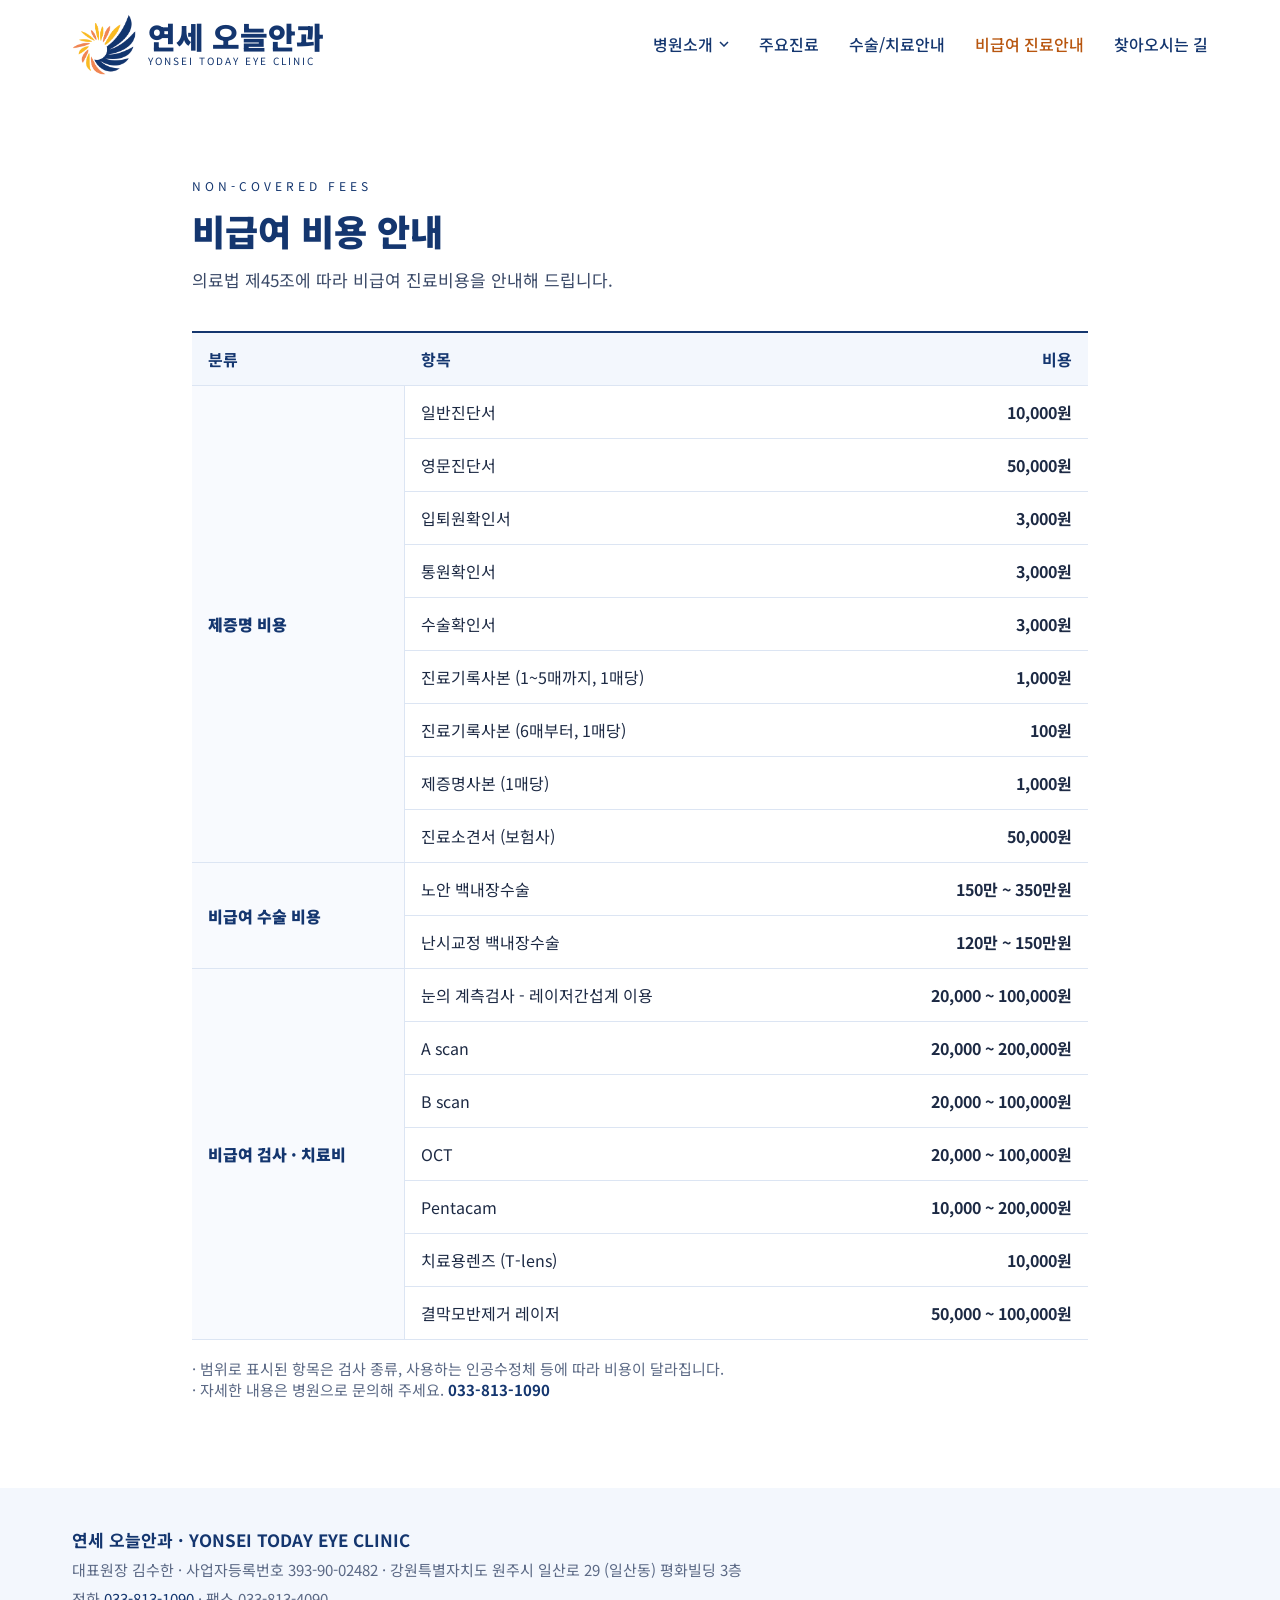
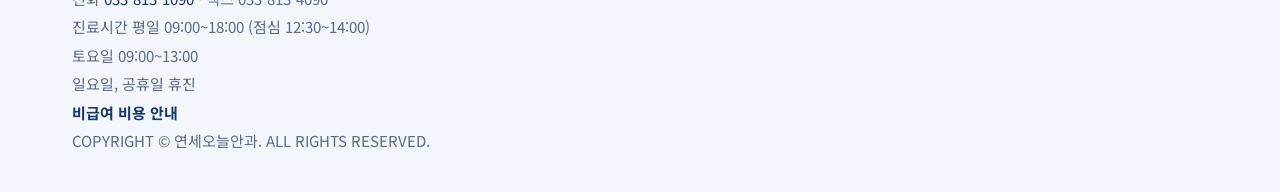
<file: fees.html>
<!doctype html>
<html lang="ko">
<head>
<meta charset="utf-8">
<meta name="viewport" content="width=device-width, initial-scale=1">
<title>비급여 비용 안내 | 연세 오늘안과</title>
<meta name="description" content="오늘안과 비급여 진료비용 안내 - 제증명 비용, 비급여 수술 비용, 비급여 검사비.">
<meta property="og:title" content="비급여 비용 안내 | 연세 오늘안과">
<meta property="og:description" content="오늘안과 비급여 진료비용 안내 - 제증명 비용, 비급여 수술 비용, 비급여 검사비.">
<meta property="og:image" content="assets/photos/tour-entrance.jpg">
<link rel="preconnect" href="https://fonts.googleapis.com">
<link rel="stylesheet" href="https://fonts.googleapis.com/css2?family=Noto+Sans+KR:wght@400;500;700;900&family=Nanum+Brush+Script&display=swap">
<link rel="stylesheet" href="assets/style.css?v=21">
</head>
<body>
<div style="font-family: 'Noto Sans KR', sans-serif; color: #1D2A44; background: #FFFFFF">

<header class="site-header" style="display: flex; flex-wrap: wrap; align-items: center; justify-content: space-between; gap: 12px 24px; max-width: 1200px; margin: 0 auto; padding: 14px 32px; box-sizing: border-box">
<a href="index.html" class="logo" style="display: flex; align-items: center; gap: 12px">
<span class="mark"><img class="sun" src="assets/sun.png" alt=""><img class="wing" src="assets/wing.png" alt=""></span>
<span><span style="display: block; font-size: 30px; font-weight: 900; color: #14366F; line-height: 1.1">연세 오늘안과</span><span style="display: block; font-size: 10px; letter-spacing: 2px; color: #14366F">YONSEI TODAY EYE CLINIC</span></span>
</a>
<button class="menu-btn" type="button" aria-label="메뉴 열기" aria-expanded="false" aria-controls="gnb"><svg width="26" height="26" viewBox="0 0 26 26" aria-hidden="true"><path d="M3 7h20M3 13h20M3 19h20" stroke="currentColor" stroke-width="2" stroke-linecap="round"/></svg></button>
<nav id="gnb" style="display: flex; flex-wrap: wrap; align-items: center; gap: 8px 30px; font-size: 16px; font-weight: 500">
<div class="dd"><a class="top" href="about.html">병원소개 <svg width="10" height="6" viewBox="0 0 10 6" aria-hidden="true"><path d="M1 1l4 4 4-4" fill="none" stroke="currentColor" stroke-width="1.5"/></svg></a><div class="menu"><div class="box"><a href="about.html">오늘안과 · 의료진 소개</a><a href="facility.html">병원 둘러보기 · 장비</a></div></div></div><a href="clinics.html">주요진료</a><a href="surgery.html">수술/치료안내</a><a href="fees.html" aria-current="page">비급여 진료안내</a><a href="directions.html">찾아오시는 길</a>
</nav>
</header>

<section class="band">
<div class="wrap" style="max-width: 960px">
<div class="eyebrow">NON-COVERED FEES</div>
<h1 class="h2"><b>비급여 비용 안내</b></h1>
<p class="lead">의료법 제45조에 따라 비급여 진료비용을 안내해 드립니다.</p>
<table class="fees"><thead><tr><th>분류</th><th>항목</th><th>비용</th></tr></thead><tbody><tr><th scope="rowgroup" rowspan="9">제증명 비용</th><td data-cat="제증명 비용">일반진단서</td><td class="won">10,000원</td></tr><tr><td data-cat="제증명 비용">영문진단서</td><td class="won">50,000원</td></tr><tr><td data-cat="제증명 비용">입퇴원확인서</td><td class="won">3,000원</td></tr><tr><td data-cat="제증명 비용">통원확인서</td><td class="won">3,000원</td></tr><tr><td data-cat="제증명 비용">수술확인서</td><td class="won">3,000원</td></tr><tr><td data-cat="제증명 비용">진료기록사본 (1~5매까지, 1매당)</td><td class="won">1,000원</td></tr><tr><td data-cat="제증명 비용">진료기록사본 (6매부터, 1매당)</td><td class="won">100원</td></tr><tr><td data-cat="제증명 비용">제증명사본 (1매당)</td><td class="won">1,000원</td></tr><tr><td data-cat="제증명 비용">진료소견서 (보험사)</td><td class="won">50,000원</td></tr><tr><th scope="rowgroup" rowspan="2">비급여 수술 비용</th><td data-cat="비급여 수술 비용">노안 백내장수술</td><td class="won">150만 ~ 350만원</td></tr><tr><td data-cat="비급여 수술 비용">난시교정 백내장수술</td><td class="won">120만 ~ 150만원</td></tr><tr><th scope="rowgroup" rowspan="7">비급여 검사 · 치료비</th><td data-cat="비급여 검사 · 치료비">눈의 계측검사 - 레이저간섭계 이용</td><td class="won">20,000 ~ 100,000원</td></tr><tr><td data-cat="비급여 검사 · 치료비">A scan</td><td class="won">20,000 ~ 200,000원</td></tr><tr><td data-cat="비급여 검사 · 치료비">B scan</td><td class="won">20,000 ~ 100,000원</td></tr><tr><td data-cat="비급여 검사 · 치료비">OCT</td><td class="won">20,000 ~ 100,000원</td></tr><tr><td data-cat="비급여 검사 · 치료비">Pentacam</td><td class="won">10,000 ~ 200,000원</td></tr><tr><td data-cat="비급여 검사 · 치료비">치료용렌즈 (T-lens)</td><td class="won">10,000원</td></tr><tr><td data-cat="비급여 검사 · 치료비">결막모반제거 레이저</td><td class="won">50,000 ~ 100,000원</td></tr></tbody></table>
<p class="note" style="color: #5B6985">· 범위로 표시된 항목은 검사 종류, 사용하는 인공수정체 등에 따라 비용이 달라집니다.<br>· 자세한 내용은 병원으로 문의해 주세요. <a href="tel:0338131090"><b>033-813-1090</b></a></p>
</div>
</section>

<footer style="background: #F3F7FD">
<div style="max-width: 1200px; margin: 0 auto; padding: 36px 32px; box-sizing: border-box; font-size: 15px; line-height: 1.9; color: #5B6985">
<div style="font-weight: 700; color: #14366F; font-size: 17px">연세 오늘안과 · YONSEI TODAY EYE CLINIC</div>
대표원장 김수한 · 사업자등록번호 393-90-02482 · 강원특별자치도 원주시 일산로 29 (일산동) 평화빌딩 3층<br>
전화 <a href="tel:0338131090">033-813-1090</a> · 팩스 033-813-4090<br>
진료시간 평일 09:00~18:00 (점심 12:30~14:00)<br>
토요일 09:00~13:00<br>
일요일, 공휴일 휴진<br>
<a href="fees.html" style="font-weight: 700">비급여 비용 안내</a><br>
COPYRIGHT © 연세오늘안과. ALL RIGHTS RESERVED.
</div>
</footer>
<div class="quickbar" aria-label="빠른 메뉴">
<a href="directions.html#contact"><svg width="22" height="22" viewBox="0 0 24 24" aria-hidden="true"><circle cx="12" cy="12" r="9" fill="none" stroke="currentColor" stroke-width="2"/><path d="M12 7v5l3 2" stroke="currentColor" stroke-width="2" fill="none" stroke-linecap="round"/></svg>진료시간</a>
<a href="tel:0338131090" class="main"><svg width="22" height="22" viewBox="0 0 24 24" aria-hidden="true"><path d="M6.6 10.8a15.1 15.1 0 006.6 6.6l2.2-2.2a1 1 0 011-.25 11.4 11.4 0 003.6.57 1 1 0 011 1V20a1 1 0 01-1 1A17 17 0 013 4a1 1 0 011-1h3.5a1 1 0 011 1c0 1.25.2 2.45.57 3.57a1 1 0 01-.25 1z" fill="currentColor"/></svg>전화 예약</a>
<a href="directions.html"><svg width="22" height="22" viewBox="0 0 24 24" aria-hidden="true"><path d="M12 2a7 7 0 00-7 7c0 5 7 13 7 13s7-8 7-13a7 7 0 00-7-7zm0 9.5A2.5 2.5 0 1112 6.5a2.5 2.5 0 010 5z" fill="currentColor"/></svg>오시는길</a>
</div>
<script>
(function(){var h=document.querySelector('.site-header'),b=h&&h.querySelector('.menu-btn');if(!b)return;
b.addEventListener('click',function(){var o=h.classList.toggle('open');b.setAttribute('aria-expanded',o);b.setAttribute('aria-label',o?'메뉴 닫기':'메뉴 열기');});})();
</script>
<script src="assets/site.js"></script>

</div>
</body>
</html>
</file>
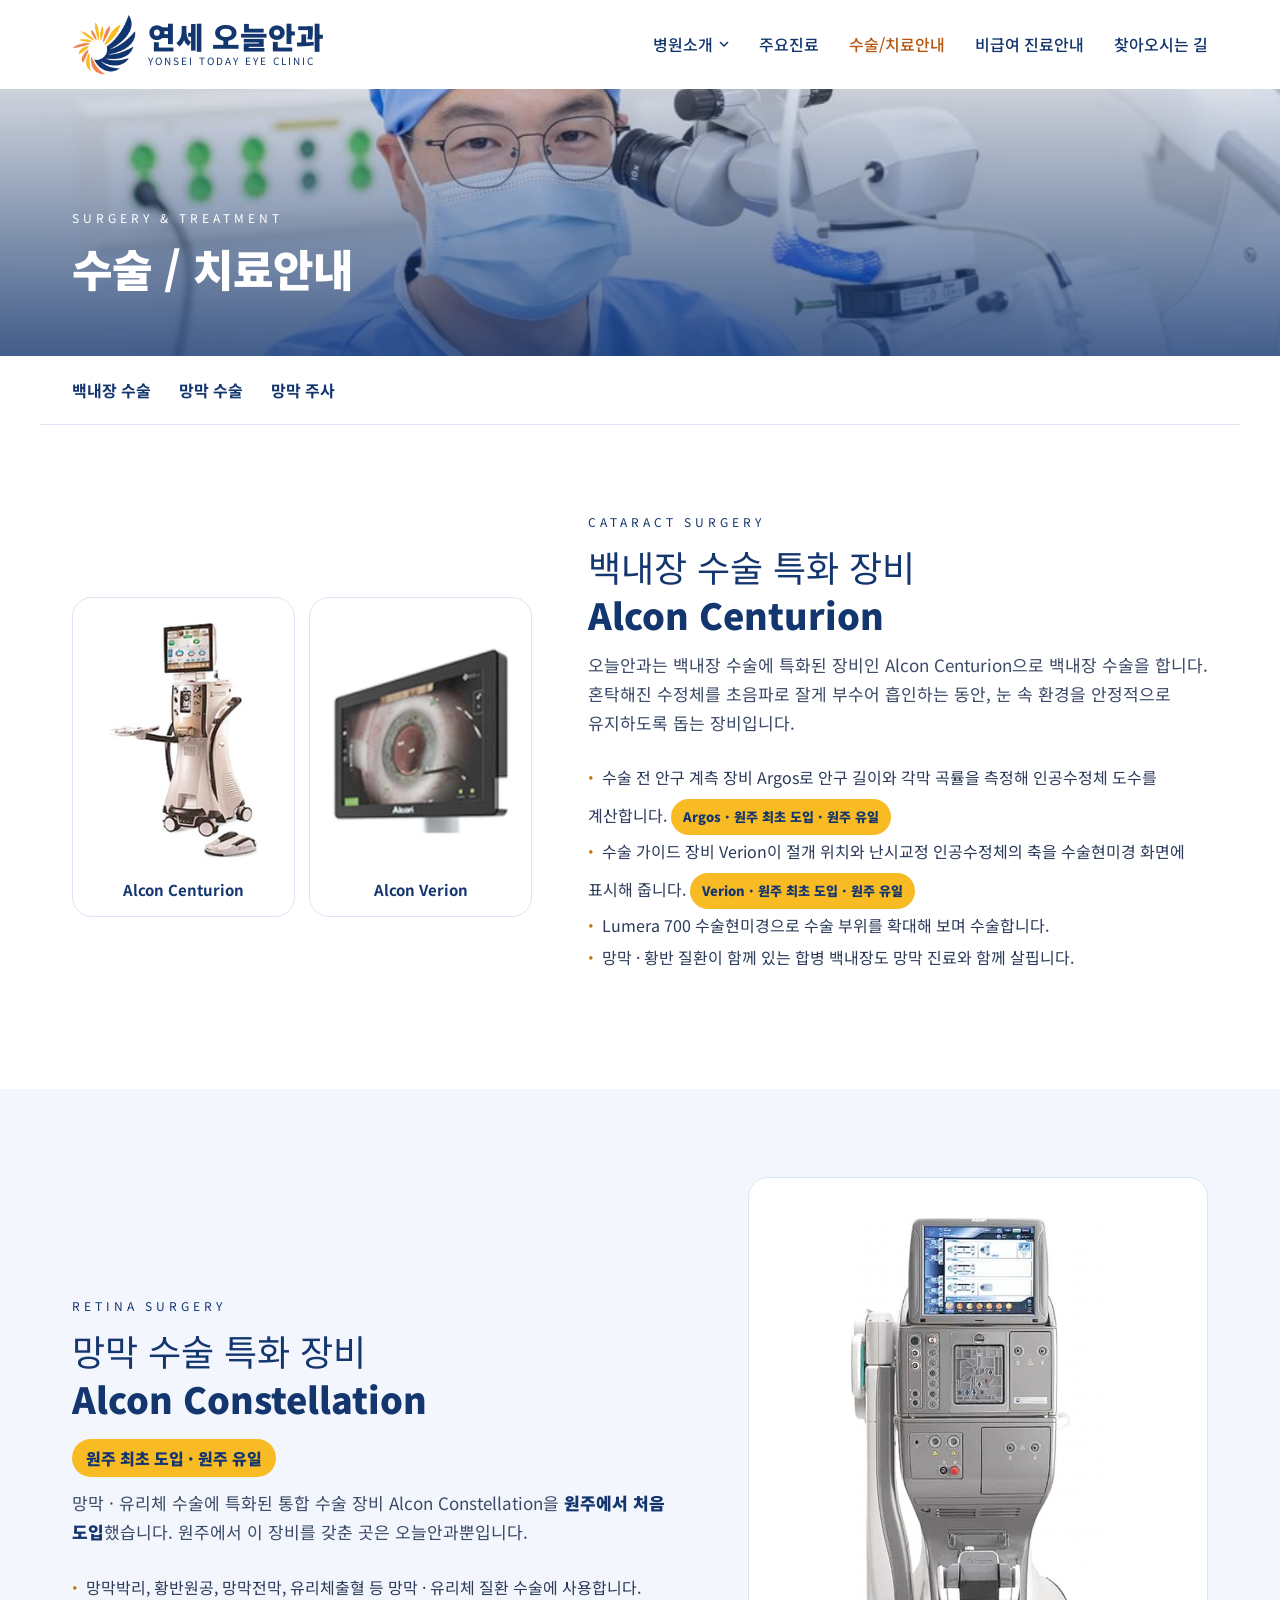
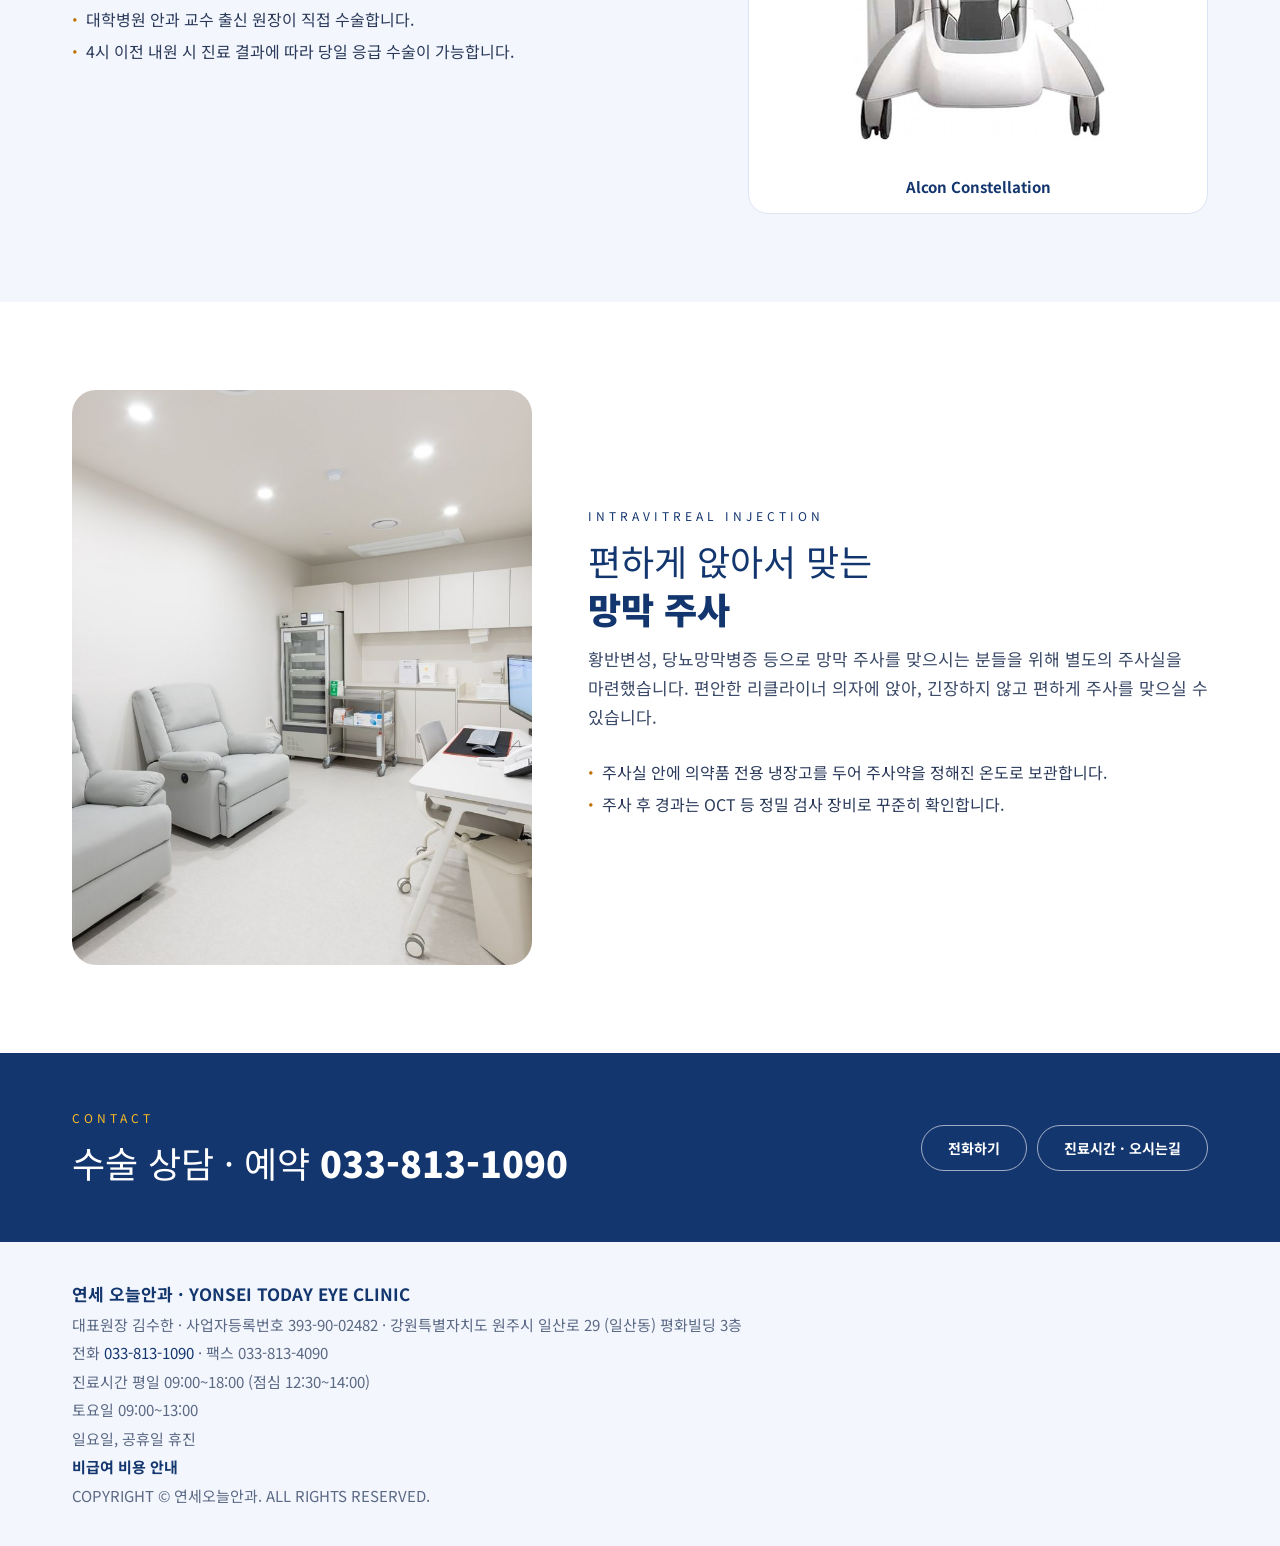
<file: surgery.html>
<!doctype html>
<html lang="ko">
<head>
<meta charset="utf-8">
<meta name="viewport" content="width=device-width, initial-scale=1">
<title>수술 / 치료안내 | 연세 오늘안과</title>
<meta name="description" content="오늘안과 수술/치료안내 - 백내장 수술 Alcon Centurion, 원주 최초 망막 수술 장비 Alcon Constellation, 편안한 주사실.">
<meta property="og:title" content="수술 / 치료안내 | 연세 오늘안과">
<meta property="og:description" content="오늘안과 수술/치료안내 - 백내장 수술 Alcon Centurion, 원주 최초 망막 수술 장비 Alcon Constellation, 편안한 주사실.">
<meta property="og:image" content="assets/photos/tour-entrance.jpg">
<link rel="preconnect" href="https://fonts.googleapis.com">
<link rel="stylesheet" href="https://fonts.googleapis.com/css2?family=Noto+Sans+KR:wght@400;500;700;900&family=Nanum+Brush+Script&display=swap">
<link rel="stylesheet" href="assets/style.css?v=21">
</head>
<body>
<div style="font-family: 'Noto Sans KR', sans-serif; color: #1D2A44; background: #FFFFFF">

<header class="site-header" style="display: flex; flex-wrap: wrap; align-items: center; justify-content: space-between; gap: 12px 24px; max-width: 1200px; margin: 0 auto; padding: 14px 32px; box-sizing: border-box">
<a href="index.html" class="logo" style="display: flex; align-items: center; gap: 12px">
<span class="mark"><img class="sun" src="assets/sun.png" alt=""><img class="wing" src="assets/wing.png" alt=""></span>
<span><span style="display: block; font-size: 30px; font-weight: 900; color: #14366F; line-height: 1.1">연세 오늘안과</span><span style="display: block; font-size: 10px; letter-spacing: 2px; color: #14366F">YONSEI TODAY EYE CLINIC</span></span>
</a>
<button class="menu-btn" type="button" aria-label="메뉴 열기" aria-expanded="false" aria-controls="gnb"><svg width="26" height="26" viewBox="0 0 26 26" aria-hidden="true"><path d="M3 7h20M3 13h20M3 19h20" stroke="currentColor" stroke-width="2" stroke-linecap="round"/></svg></button>
<nav id="gnb" style="display: flex; flex-wrap: wrap; align-items: center; gap: 8px 30px; font-size: 16px; font-weight: 500">
<div class="dd"><a class="top" href="about.html">병원소개 <svg width="10" height="6" viewBox="0 0 10 6" aria-hidden="true"><path d="M1 1l4 4 4-4" fill="none" stroke="currentColor" stroke-width="1.5"/></svg></a><div class="menu"><div class="box"><a href="about.html">오늘안과 · 의료진 소개</a><a href="facility.html">병원 둘러보기 · 장비</a></div></div></div><a href="clinics.html">주요진료</a><a href="surgery.html" aria-current="page">수술/치료안내</a><a href="fees.html">비급여 진료안내</a><a href="directions.html">찾아오시는 길</a>
</nav>
</header>

<section class="pagehero" style="background-image: url('assets/photos/slide-surgery.jpg'); background-position: center 30%">
<div class="wrap"><div class="eyebrow" style="color: #FFFFFF">SURGERY &amp; TREATMENT</div><h1>수술 / 치료안내</h1></div>
</section>
<nav class="subtabs wrap" aria-label="페이지 내 이동"><a href="#cataract">백내장 수술</a><a href="#retina">망막 수술</a><a href="#injection">망막 주사</a></nav>
<section class="band" id="cataract">
<div class="wrap split">
<div class="sphoto prod n2" style="display: grid; gap: 14px; grid-template-columns: 1fr 1fr; align-items: start"><figure style="margin: 0; background: #FFFFFF; border: 1px solid #DCE5F3; border-radius: 20px; padding: 14px 14px 16px; text-align: center; box-sizing: border-box"><img src="assets/photos/eqt-centurion.jpg" alt="Alcon Centurion 장비" loading="lazy" data-zoom style="display: block; width: 100%; height: auto; aspect-ratio: 3/4; object-fit: contain; border-radius: 0; cursor: zoom-in"><figcaption style="margin-top: 10px; font-size: 15px; font-weight: 700; color: #14366F">Alcon Centurion</figcaption></figure><figure style="margin: 0; background: #FFFFFF; border: 1px solid #DCE5F3; border-radius: 20px; padding: 14px 14px 16px; text-align: center; box-sizing: border-box"><img src="assets/photos/eqt-verion.jpg" alt="Alcon Verion 장비" loading="lazy" data-zoom style="display: block; width: 100%; height: auto; aspect-ratio: 3/4; object-fit: contain; border-radius: 0; cursor: zoom-in"><figcaption style="margin-top: 10px; font-size: 15px; font-weight: 700; color: #14366F">Alcon Verion</figcaption></figure></div>
<div>
<div class="eyebrow">CATARACT SURGERY</div>
<h2 class="h2">백내장 수술 특화 장비<br><b>Alcon Centurion</b></h2>

<p class="lead">오늘안과는 백내장 수술에 특화된 장비인 Alcon Centurion으로 백내장 수술을 합니다. 혼탁해진 수정체를 초음파로 잘게 부수어 흡인하는 동안, 눈 속 환경을 안정적으로 유지하도록 돕는 장비입니다.</p>
<ul class="dlist" style="margin-top: 24px"><li>수술 전 안구 계측 장비 Argos로 안구 길이와 각막 곡률을 측정해 인공수정체 도수를 계산합니다. <span class="badge inline sm">Argos · 원주 최초 도입 · 원주 유일</span></li><li>수술 가이드 장비 Verion이 절개 위치와 난시교정 인공수정체의 축을 수술현미경 화면에 표시해 줍니다. <span class="badge inline sm">Verion · 원주 최초 도입 · 원주 유일</span></li><li>Lumera 700 수술현미경으로 수술 부위를 확대해 보며 수술합니다.</li><li>망막 · 황반 질환이 함께 있는 합병 백내장도 망막 진료와 함께 살핍니다.</li></ul>
</div>
</div>
</section><section class="band" id="retina" style="background: #F3F7FD">
<div class="wrap split rev">
<div class="sphoto prod n1" style="display: grid; gap: 14px; grid-template-columns: 1fr; align-items: start"><figure style="margin: 0; background: #FFFFFF; border: 1px solid #DCE5F3; border-radius: 20px; padding: 14px 14px 16px; text-align: center; box-sizing: border-box"><img src="assets/photos/eqt-constellation.jpg" alt="Alcon Constellation 장비" loading="lazy" data-zoom style="display: block; width: 100%; height: auto; aspect-ratio: 3/4; object-fit: contain; border-radius: 0; cursor: zoom-in"><figcaption style="margin-top: 10px; font-size: 15px; font-weight: 700; color: #14366F">Alcon Constellation</figcaption></figure></div>
<div>
<div class="eyebrow">RETINA SURGERY</div>
<h2 class="h2">망막 수술 특화 장비<br><b>Alcon Constellation</b></h2>
<span class="badge inline">원주 최초 도입 · 원주 유일</span>
<p class="lead">망막 · 유리체 수술에 특화된 통합 수술 장비 Alcon Constellation을 <b style="color: #14366F">원주에서 처음 도입</b>했습니다. 원주에서 이 장비를 갖춘 곳은 오늘안과뿐입니다.</p>
<ul class="dlist" style="margin-top: 24px"><li>망막박리, 황반원공, 망막전막, 유리체출혈 등 망막 · 유리체 질환 수술에 사용합니다.</li><li>대학병원 안과 교수 출신 원장이 직접 수술합니다.</li><li>4시 이전 내원 시 진료 결과에 따라 당일 응급 수술이 가능합니다.</li></ul>
</div>
</div>
</section><section class="band" id="injection">
<div class="wrap split">
<div class="sphoto"><img src="assets/photos/tour-recovery.jpg" alt="리클라이너 의자가 있는 오늘안과 주사실" loading="lazy" style="object-position: center"></div>
<div>
<div class="eyebrow">INTRAVITREAL INJECTION</div>
<h2 class="h2">편하게 앉아서 맞는<br><b>망막 주사</b></h2>

<p class="lead">황반변성, 당뇨망막병증 등으로 망막 주사를 맞으시는 분들을 위해 별도의 주사실을 마련했습니다. 편안한 리클라이너 의자에 앉아, 긴장하지 않고 편하게 주사를 맞으실 수 있습니다.</p>
<ul class="dlist" style="margin-top: 24px"><li>주사실 안에 의약품 전용 냉장고를 두어 주사약을 정해진 온도로 보관합니다.</li><li>주사 후 경과는 OCT 등 정밀 검사 장비로 꾸준히 확인합니다.</li></ul>
</div>
</div>
</section><section class="band" style="background: #14366F; color: #FFFFFF; padding: 56px 0">
<div class="wrap headrow" style="margin: 0 auto; align-items: center">
<div><div class="eyebrow" style="color: #F9BB24">CONTACT</div><h2 class="h2" style="color: #FFFFFF">수술 상담 · 예약 <b>033-813-1090</b></h2></div>
<div class="pills light"><a class="pill" href="tel:0338131090">전화하기</a><a class="pill" href="directions.html">진료시간 · 오시는길</a></div>
</div>
</section>

<footer style="background: #F3F7FD">
<div style="max-width: 1200px; margin: 0 auto; padding: 36px 32px; box-sizing: border-box; font-size: 15px; line-height: 1.9; color: #5B6985">
<div style="font-weight: 700; color: #14366F; font-size: 17px">연세 오늘안과 · YONSEI TODAY EYE CLINIC</div>
대표원장 김수한 · 사업자등록번호 393-90-02482 · 강원특별자치도 원주시 일산로 29 (일산동) 평화빌딩 3층<br>
전화 <a href="tel:0338131090">033-813-1090</a> · 팩스 033-813-4090<br>
진료시간 평일 09:00~18:00 (점심 12:30~14:00)<br>
토요일 09:00~13:00<br>
일요일, 공휴일 휴진<br>
<a href="fees.html" style="font-weight: 700">비급여 비용 안내</a><br>
COPYRIGHT © 연세오늘안과. ALL RIGHTS RESERVED.
</div>
</footer>
<div class="quickbar" aria-label="빠른 메뉴">
<a href="directions.html#contact"><svg width="22" height="22" viewBox="0 0 24 24" aria-hidden="true"><circle cx="12" cy="12" r="9" fill="none" stroke="currentColor" stroke-width="2"/><path d="M12 7v5l3 2" stroke="currentColor" stroke-width="2" fill="none" stroke-linecap="round"/></svg>진료시간</a>
<a href="tel:0338131090" class="main"><svg width="22" height="22" viewBox="0 0 24 24" aria-hidden="true"><path d="M6.6 10.8a15.1 15.1 0 006.6 6.6l2.2-2.2a1 1 0 011-.25 11.4 11.4 0 003.6.57 1 1 0 011 1V20a1 1 0 01-1 1A17 17 0 013 4a1 1 0 011-1h3.5a1 1 0 011 1c0 1.25.2 2.45.57 3.57a1 1 0 01-.25 1z" fill="currentColor"/></svg>전화 예약</a>
<a href="directions.html"><svg width="22" height="22" viewBox="0 0 24 24" aria-hidden="true"><path d="M12 2a7 7 0 00-7 7c0 5 7 13 7 13s7-8 7-13a7 7 0 00-7-7zm0 9.5A2.5 2.5 0 1112 6.5a2.5 2.5 0 010 5z" fill="currentColor"/></svg>오시는길</a>
</div>
<script>
(function(){var h=document.querySelector('.site-header'),b=h&&h.querySelector('.menu-btn');if(!b)return;
b.addEventListener('click',function(){var o=h.classList.toggle('open');b.setAttribute('aria-expanded',o);b.setAttribute('aria-label',o?'메뉴 닫기':'메뉴 열기');});})();
</script>
<script src="assets/site.js"></script>

</div>
</body>
</html>
</file>
<file: assets/style.css>
body{margin:0}
a{color:#14366F;text-decoration:none}a:hover{color:#B8560F}
.mark{position:relative;display:block;width:64px;aspect-ratio:406/384}
.mark img{position:absolute;left:0;top:0;width:100%;height:100%}
.wing{transform-origin:42.9% 66.1%;animation:flap 3.3s ease-in-out 3}
.sun{transform-origin:38.5% 56.5%;animation:breathe 3.3s ease-in-out 3}
@keyframes flap{0%,100%{transform:rotate(0deg)}40%{transform:rotate(-12deg)}}
@keyframes breathe{0%,100%{transform:scale(1) rotate(0deg)}40%{transform:scale(1.07) rotate(3deg)}}
.sky{position:absolute;left:0;top:0;right:0;bottom:0;background:linear-gradient(100deg,#F2F9FE 0%,#D3E9FA 55%,#BBDDF6 100%)}
.glow{position:absolute;left:-140px;bottom:-200px;width:620px;height:520px;border-radius:50%;background:#EAF2B0;opacity:.7;filter:blur(70px);animation:drift 16s ease-in-out infinite alternate}
@keyframes drift{from{transform:translate(0,0)}to{transform:translate(90px,-30px)}}
body{word-break:keep-all}
.heroshow{position:absolute;right:0;top:0;height:100%;width:min(56%,780px);overflow:hidden;-webkit-mask-image:linear-gradient(to right,transparent 0,#000 28%);mask-image:linear-gradient(to right,transparent 0,#000 28%)}
.heroshow img{position:absolute;left:0;top:0;width:100%;height:100%;object-fit:cover;opacity:0;animation:kb 18s linear infinite}
.heroshow img:nth-child(2){animation-delay:6s}
.heroshow img:nth-child(3){animation-delay:12s}
@keyframes kb{0%{opacity:0;transform:scale(1)}5.5%{opacity:1}33.3%{opacity:1}38.9%{opacity:0;transform:scale(1.1)}100%{opacity:0;transform:scale(1.1)}}
@media (prefers-reduced-motion:reduce){.heroshow img{animation:none}.heroshow img:first-child{opacity:1}}

@media (prefers-reduced-motion:reduce){.wing,.sun,.glow{animation:none}}
.dd{position:relative}
.dd .top{display:inline-flex;align-items:center;gap:6px}
.dd .menu{display:none;position:absolute;left:-16px;top:100%;padding-top:14px;z-index:30;min-width:190px}
.dd:hover .menu,.dd:focus-within .menu{display:block}
.dd .box{background:#FFFFFF;border:1px solid #DCE5F3;border-radius:14px;padding:8px;box-shadow:0 8px 24px rgba(20,54,111,.12)}
.dd .box a{display:block;padding:12px 14px;border-radius:8px;white-space:nowrap}
.dd .box a:hover{background:#F3F7FD}
header{position:relative;z-index:20}


/* ---- 공통 ---- */
html{scroll-behavior:smooth}
.wrap{max-width:1200px;margin:0 auto;padding-left:32px;padding-right:32px;box-sizing:border-box}
.band{padding:88px 0}
.eyebrow{font-size:12px;letter-spacing:4px;color:#14366F}
.h2{margin:12px 0 0;font-size:36px;line-height:1.35;font-weight:400;color:#14366F}
.h2 b{font-weight:900}
.lead{margin:12px 0 0;font-size:17px;line-height:1.7;color:#3B4A68}
.pill{display:inline-block;border:1px solid #14366F;border-radius:999px;padding:12px 26px;font-size:14px;font-weight:700;background:#FFFFFF;white-space:nowrap}
.pill:hover{background:#14366F;color:#FFFFFF}
.pills{display:flex;flex-wrap:wrap;gap:10px}
.pills.light .pill{background:transparent;border-color:rgba(255,255,255,.6);color:#FFFFFF}
.pills.light .pill:hover{background:#FFFFFF;color:#14366F}
.headrow{display:flex;flex-wrap:wrap;align-items:flex-end;justify-content:space-between;gap:20px;margin-bottom:36px}
nav a[aria-current="page"],.dd.on .top{color:#B8560F}

/* 헤더 · 모바일 메뉴 */
.menu-btn{display:none;background:none;border:0;padding:6px;color:#14366F;cursor:pointer;margin-left:auto}
@media (max-width:760px){
 .site-header{padding:10px 20px!important}
 .site-header .logo>span:last-child>span:first-child{font-size:24px!important}
 .mark{width:52px}
 .menu-btn{display:block}
 .site-header .cta{display:none}
 #gnb{display:none!important;width:100%;flex-direction:column;align-items:stretch!important;gap:0!important;border-top:1px solid #DCE5F3;font-size:17px!important}
 .site-header.open #gnb{display:flex!important}
 #gnb>a,#gnb .dd .top{display:flex!important;padding:14px 4px;border-bottom:1px solid #EEF3FB}
 .dd .menu{display:block!important;position:static;padding:0;min-width:0}
 .dd .box{border:0;box-shadow:none;border-radius:0;padding:0 0 0 14px;background:#F8FAFE}
 .dd .box a{padding:12px 4px!important;font-size:15px;border-bottom:1px solid #EEF3FB;border-radius:0}
 h1{font-size:46px!important}.script{font-size:40px!important}.h2,h2{font-size:28px!important}
 .wrap{padding-left:20px;padding-right:20px}
 .band{padding:64px 0}
}

/* 히어로 슬라이드: 모바일에서는 사진을 글 위에 따로 */
@media (max-width:900px){
 .heroshow{position:relative!important;width:100%!important;height:300px!important;-webkit-mask-image:none;mask-image:none}
 .glow{display:none}
}

/* 원장 소개 */
.split{display:flex;flex-wrap:wrap;gap:56px;align-items:center}
.split>div:last-child{flex:1 1 420px}
.docphoto{flex:0 0 380px;max-width:100%}
.docphoto img{display:block;width:100%;aspect-ratio:4/5;object-fit:cover;object-position:center 20%;border-radius:24px;background:#E9EDF2}
.docname{margin:24px 0 12px;font-size:28px;font-weight:900;color:#14366F}
.docname span{font-size:18px;font-weight:500}
.dlist{list-style:none;margin:0 0 28px;padding:0;font-size:16px;line-height:2;color:#2B3A5A}
.dlist li:before{content:"·";margin-right:8px;color:#C27200;font-weight:900}

/* 장비 카드 */
.eqgrid{display:grid;grid-template-columns:repeat(auto-fill,minmax(250px,1fr));gap:20px}
.eqcard{display:block;background:#FFFFFF;border:1px solid #DCE5F3;border-radius:16px;overflow:hidden;color:inherit}
.eqcard img{display:block;width:100%;aspect-ratio:4/3;object-fit:cover;background:#F3F5F8}
a.eqcard:hover{color:inherit;box-shadow:0 10px 28px rgba(20,54,111,.12);transform:translateY(-2px);transition:.2s}
.eqbody,.eqitem{padding:20px 22px 24px}
.eqitem{background:#FFFFFF;border:1px solid #DCE5F3;border-radius:16px}
.eqlist{display:grid;grid-template-columns:repeat(auto-fill,minmax(250px,1fr));gap:16px}
.eqlist.mt{margin-top:16px}
.eqname{font-size:20px;font-weight:900;color:#14366F;margin:10px 0 8px}
.eqbody p,.eqitem p{margin:0;font-size:15px;line-height:1.7;color:#3B4A68}
.tag{display:inline-block;background:#DCEBFA;color:#14366F;font-size:12px;font-weight:700;padding:4px 10px;border-radius:999px}
.tag.warm{background:#FDEFE6;color:#8A3F0B}.tag.sun{background:#FFF1C2;color:#7A5200}.tag.mint{background:#E2F3EA;color:#1D5B3A}
.cat{margin:56px 0 18px;font-size:22px;font-weight:900;color:#14366F;border-left:5px solid #F9BB24;padding-left:12px}

/* 사진 */
.shot{margin:0;position:relative;overflow:hidden;border-radius:16px;background:#EEF1F5}
.shot img{display:block;width:100%;height:100%;aspect-ratio:3/2;object-fit:cover;transition:transform .5s}
.shot:hover img{transform:scale(1.04)}
.shot figcaption{position:absolute;left:14px;bottom:14px;background:rgba(20,54,111,.82);color:#FFFFFF;font-size:14px;font-weight:700;padding:6px 14px;border-radius:999px}
.tourhi{display:grid;grid-template-columns:repeat(4,1fr);gap:16px}
.tourhi .big{grid-column:span 2;grid-row:span 2}
.gallery{display:grid;grid-template-columns:repeat(auto-fill,minmax(320px,1fr));gap:18px;margin-top:36px}
@media (max-width:900px){.tourhi{grid-template-columns:1fr 1fr}.tourhi .big{grid-row:auto}}
@media (max-width:520px){.tourhi .big{grid-column:span 2}.gallery{grid-template-columns:1fr}}
.entr{max-width:1200px;margin:32px auto 0}
.entr img{aspect-ratio:21/9}

/* 페이지 상단 사진 */
.pagehero{position:relative;background-size:cover;background-position:center;padding:120px 0 56px}
.pagehero:before{content:"";position:absolute;inset:0;background:linear-gradient(0deg,rgba(20,54,111,.78),rgba(20,54,111,.15))}
.pagehero .wrap{position:relative}
.pagehero h1{margin:10px 0 0;font-size:44px;font-weight:900;color:#FFFFFF}
.subtabs{display:flex;gap:28px;padding-top:22px;padding-bottom:22px;border-bottom:1px solid #DCE5F3;font-weight:700}

/* 진료시간 · 오시는길 */
.infogrid{display:grid;grid-template-columns:repeat(auto-fit,minmax(300px,1fr));gap:56px}
.hours{margin-top:20px;font-size:17px;line-height:1.6}
.hrow{display:flex;justify-content:space-between;gap:16px;padding:12px 0;border-bottom:1px solid #DCE5F3}
.hours.dark .hrow{border-color:rgba(255,255,255,.2)}
.hours.dark b{color:#F9BB24}
.note{margin:18px 0 0;font-size:15px}
.addr{margin:20px 0 8px;font-size:19px;line-height:1.6}
.tel{margin:0 0 24px;font-size:17px}

/* 모바일 하단 고정 버튼 */
.quickbar{display:none}
@media (max-width:760px){
 body{padding-bottom:68px}
 .quickbar{display:grid;grid-template-columns:1fr 1fr 1fr;position:fixed;left:0;right:0;bottom:0;z-index:50;background:#FFFFFF;border-top:1px solid #DCE5F3;box-shadow:0 -4px 16px rgba(20,54,111,.08)}
 .quickbar a{display:flex;flex-direction:column;align-items:center;gap:3px;padding:10px 0 12px;font-size:13px;font-weight:700}
 .quickbar a.main{background:#14366F;color:#FFFFFF}
}
.tourhi.trio{grid-template-columns:2fr 1fr 1fr;grid-auto-rows:360px}
.tourhi.trio .big{grid-column:auto;grid-row:auto}
.tourhi.trio img{aspect-ratio:auto;height:100%}
@media (max-width:900px){.tourhi.trio{grid-template-columns:1fr;grid-auto-rows:240px}}
/* 수술/치료 */
.sgrid{display:grid;grid-template-columns:repeat(auto-fit,minmax(280px,1fr));gap:20px}
.scard{position:relative;display:block;background:#FFFFFF;border:1px solid #DCE5F3;border-radius:18px;overflow:hidden;color:inherit}
.scard:hover{color:inherit;box-shadow:0 10px 28px rgba(20,54,111,.12)}
.scard img{display:block;width:100%;aspect-ratio:4/3;object-fit:cover}
.sbody{padding:20px 22px 24px}.sbody p{margin:0;font-size:15px;line-height:1.7;color:#3B4A68}
.badge{position:absolute;top:14px;left:14px;z-index:2;background:#F9BB24;color:#14366F;font-size:14px;font-weight:900;padding:7px 14px;border-radius:999px;box-shadow:0 4px 12px rgba(0,0,0,.15)}
.badge.inline{position:static;display:inline-block;margin-top:16px;font-size:16px;box-shadow:none}
.sphoto{flex:0 0 460px;max-width:100%}
.sphoto img{display:block;width:100%;aspect-ratio:4/5;object-fit:cover;border-radius:24px}
.split.rev{flex-direction:row-reverse}
.lead b{font-weight:900}
@media (max-width:900px){.sphoto{flex:1 1 100%}.sphoto img{aspect-ratio:4/3}.split.rev{flex-direction:row}}
/* 지도 */
.mapcol{flex:1 1 520px;min-width:0}
.nmap{height:380px;border-radius:20px;overflow:hidden;background:#EEF3FB}
.nmap-empty{height:100%;display:flex;flex-direction:column;align-items:center;justify-content:center;gap:4px;text-align:center;color:#5B6985;padding:24px;box-sizing:border-box}
.nmap-empty b{font-size:22px;color:#14366F}.nmap-empty small{margin-top:10px;font-size:14px}
/* 사진 확대 */
.lightbox{display:none;position:fixed;inset:0;z-index:100;background:rgba(10,20,45,.92);align-items:center;justify-content:center}
.lightbox.on{display:flex}
.lightbox figure{margin:0;max-width:min(92vw,1400px);text-align:center}
.lightbox img{max-width:100%;max-height:82vh;border-radius:12px;display:block;margin:0 auto}
.lightbox figcaption{color:#FFFFFF;font-size:16px;font-weight:700;margin-top:14px}
.lightbox button{position:absolute;background:rgba(255,255,255,.14);color:#FFFFFF;border:0;width:52px;height:52px;border-radius:50%;font-size:32px;line-height:1;cursor:pointer}
.lightbox button:hover{background:rgba(255,255,255,.3)}
.lb-close{top:18px;right:18px}.lb-prev{left:18px;top:50%;margin-top:-26px}.lb-next{right:18px;top:50%;margin-top:-26px}
@media (max-width:760px){.lightbox button{width:42px;height:42px;font-size:26px}.lb-prev{left:6px}.lb-next{right:6px}}
/* 원장 사진 모음 */
.minis{display:grid;grid-template-columns:repeat(4,1fr);gap:16px}
.shot.mini img{aspect-ratio:1/1}
.shot.mini figcaption{font-size:13px;left:10px;bottom:10px;padding:5px 12px}
@media (max-width:760px){.minis{grid-template-columns:1fr 1fr}}
/* 주요진료 */
.alert{margin:32px 0 0;background:#FFF6DC;border:1px solid #F9BB24;border-radius:14px;padding:18px 22px;font-size:16px;line-height:1.7;color:#3B4A68}
.alert b{display:block;color:#8A3F0B;font-size:17px}.alert a{font-weight:900;white-space:nowrap}
.dgrid{display:grid;grid-template-columns:repeat(auto-fill,minmax(320px,1fr));gap:20px;margin-top:36px}
.dcard{background:#FFFFFF;border:1px solid #DCE5F3;border-radius:16px;padding:26px 26px 28px}
.dcard h3{margin:0 0 10px;font-size:22px;font-weight:900;color:#14366F}
.dcard p{margin:0;font-size:15px;line-height:1.75;color:#3B4A68}
.dlabel{margin:18px 0 8px;font-size:13px;font-weight:700;letter-spacing:1px;color:#B8560F}
.chips{list-style:none;margin:0;padding:0;display:flex;flex-wrap:wrap;gap:6px}
.chips li{background:#EEF3FB;color:#14366F;font-size:13px;font-weight:500;padding:5px 11px;border-radius:999px}
.dcard .treat{color:#1D2A44;font-weight:500}
@media (max-width:520px){.dgrid{grid-template-columns:1fr}}
/* 강조 문구 · 비급여 표 */
.must{margin-top:14px;background:#FFF6DC;border-left:4px solid #F9BB24;border-radius:8px;padding:12px 14px;font-size:15px;line-height:1.6;font-weight:700;color:#8A3F0B}
.fees{width:100%;border-collapse:collapse;margin-top:36px;font-size:16px;border-top:2px solid #14366F}
.fees th,.fees td{padding:14px 16px;border-bottom:1px solid #DCE5F3;text-align:left;vertical-align:middle}
.fees thead th{background:#F3F7FD;color:#14366F;font-weight:700}
.fees tbody th{width:180px;color:#14366F;font-weight:900;background:#F8FAFE;border-right:1px solid #DCE5F3}
.fees .won{text-align:right;font-weight:700;white-space:nowrap;color:#1D2A44}
@media (max-width:620px){.fees{font-size:14px}.fees th,.fees td{padding:11px 10px}.fees tbody th{width:74px}}
@media (min-width:761px){.dd .menu{min-width:210px}}
.fees thead th:last-child{text-align:right}
.eqcard{position:relative}.badge.sm{font-size:13px;margin:6px 0 0;padding:5px 12px}

/* 오시는길 사진 */
.gallery.way{grid-template-columns:repeat(3,1fr);margin:40px 0 0}
@media (max-width:760px){.gallery.way{grid-template-columns:1fr}}
</file>
